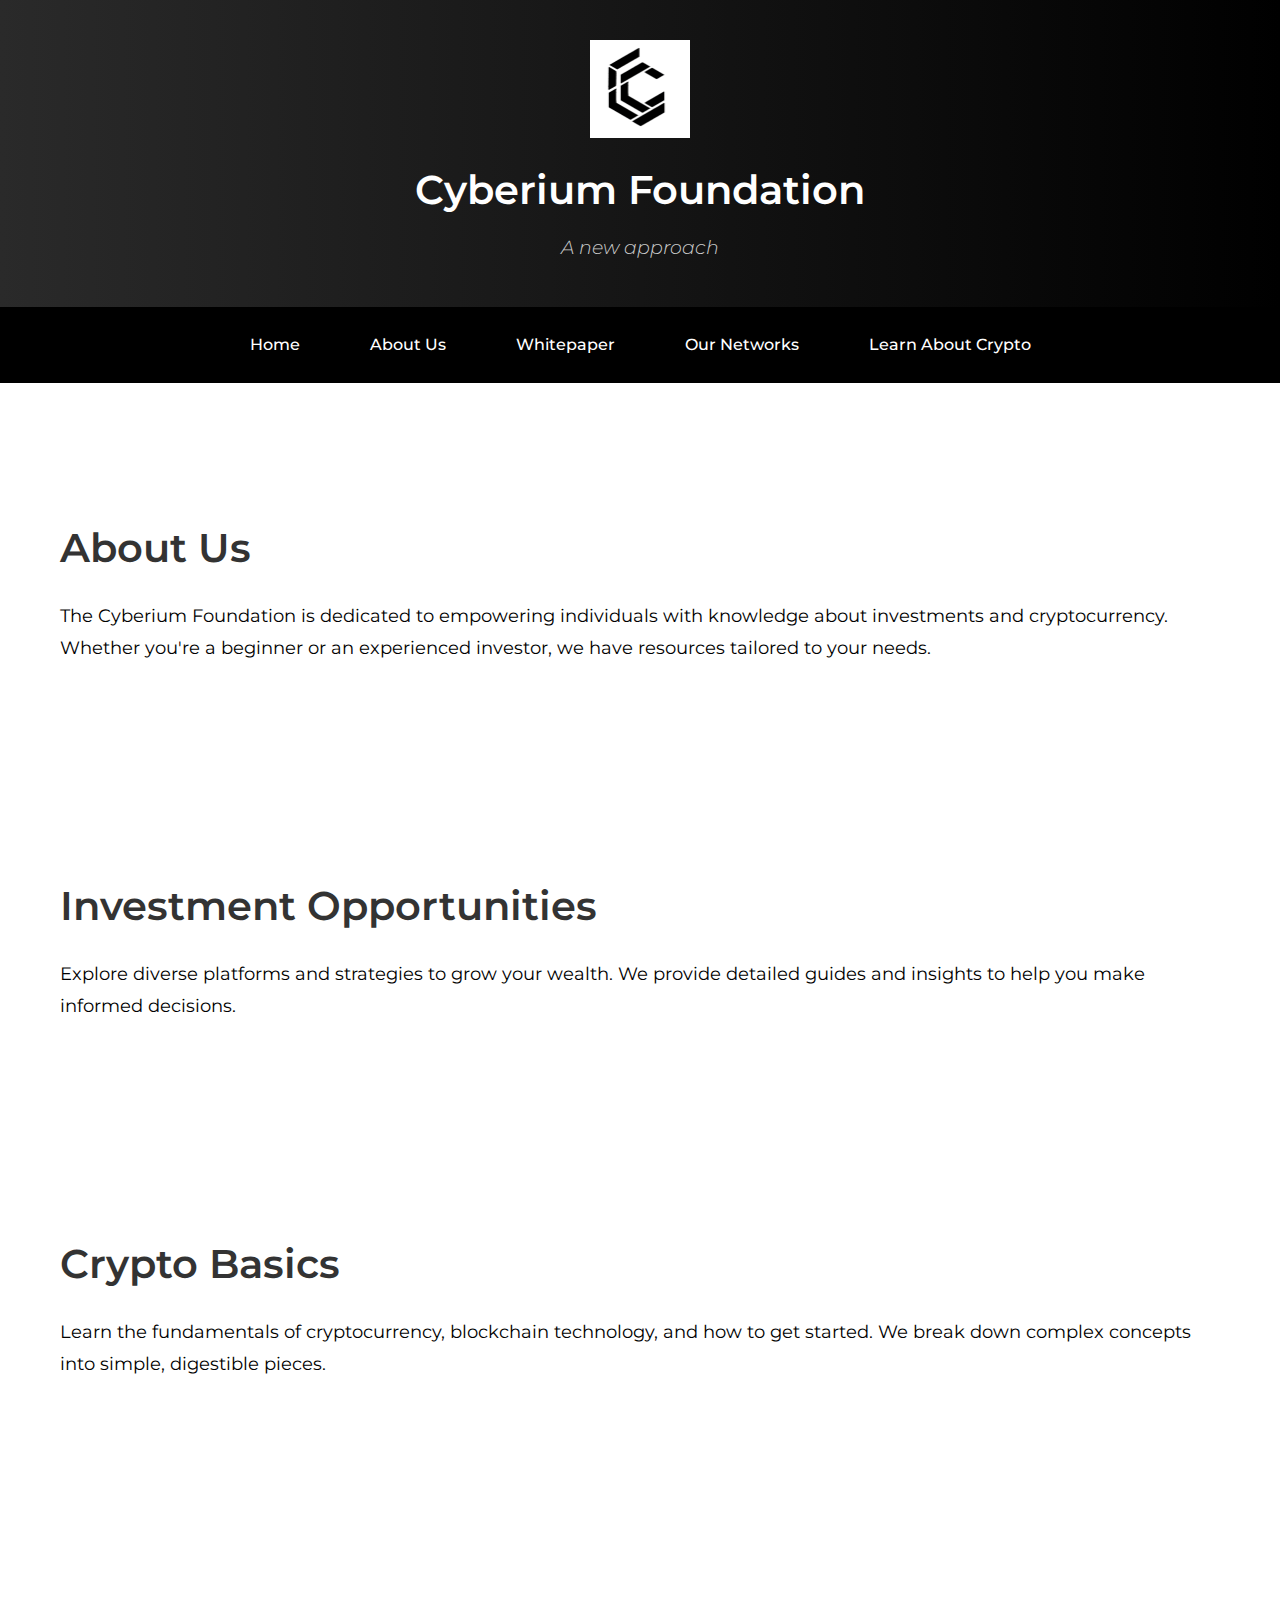
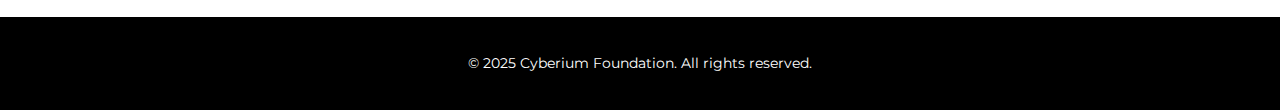
<file: index.html>
<html lang="en">
<head>
    <meta charset="UTF-8">
    <meta name="viewport" content="width=device-width, initial-scale=1.0">
    <meta name="description" content="Cyberium Foundation - Your gateway to investment opportunities and crypto education.">
    <title>Cyberium Foundation</title>
    <link rel="icon" href="icon.png"> 
    <link rel="stylesheet" href="styles.css"> 
    <link href="https://fonts.googleapis.com/css2?family=Montserrat:wght@400;600&display=swap" rel="stylesheet">
</head>
<body>
    <header>
        <img src="icon.png" alt="Cyberium Foundation Logo">
        <h1>Cyberium Foundation</h1>
        <p class="slogan"><em>A new approach</em></p>
    </header>
    

    <nav>
        <ul>
            <li><a href="index.html">Home</a></li>
            <li><a href="about.html">About Us</a></li>
            <li><a href="whitepaper.html">Whitepaper</a></li>
            <li>
                <a href="#">Our Networks</a>
                <div class="dropdown">
                    <a href="solana.html">Solana</a>
                    <a href="sui.html">SUI</a>
                </div>
            </li>
            <li>
                <a href="#">Learn About Crypto</a>
                <div class="dropdown">
                    <a href="crypto-basics.html">Crypto Basics</a>
                    <a href="blockchain.html">Blockchain</a>
                    <a href="buy-sell.html">Buy/Sell Cycles</a>
                    <a href="getting-started.html">How to Get Started</a>
                </div>
            </li>
        </ul>
    </nav>
    

    <main>
        <section id="about" class="section">
            <h2>About Us</h2>
            <p>The Cyberium Foundation is dedicated to empowering individuals with knowledge about investments and cryptocurrency. Whether you're a beginner or an experienced investor, we have resources tailored to your needs.</p>
        </section>

        <section id="opportunities" class="section">
            <h2>Investment Opportunities</h2>
            <p>Explore diverse platforms and strategies to grow your wealth. We provide detailed guides and insights to help you make informed decisions.</p>
        </section>

        <section id="crypto-basics" class="section">
            <h2>Crypto Basics</h2>
            <p>Learn the fundamentals of cryptocurrency, blockchain technology, and how to get started. We break down complex concepts into simple, digestible pieces.</p>
        </section>

    </main>

    <footer>
        <p>&copy; 2025 Cyberium Foundation. All rights reserved.</p>
    </footer>
</body>
</file>
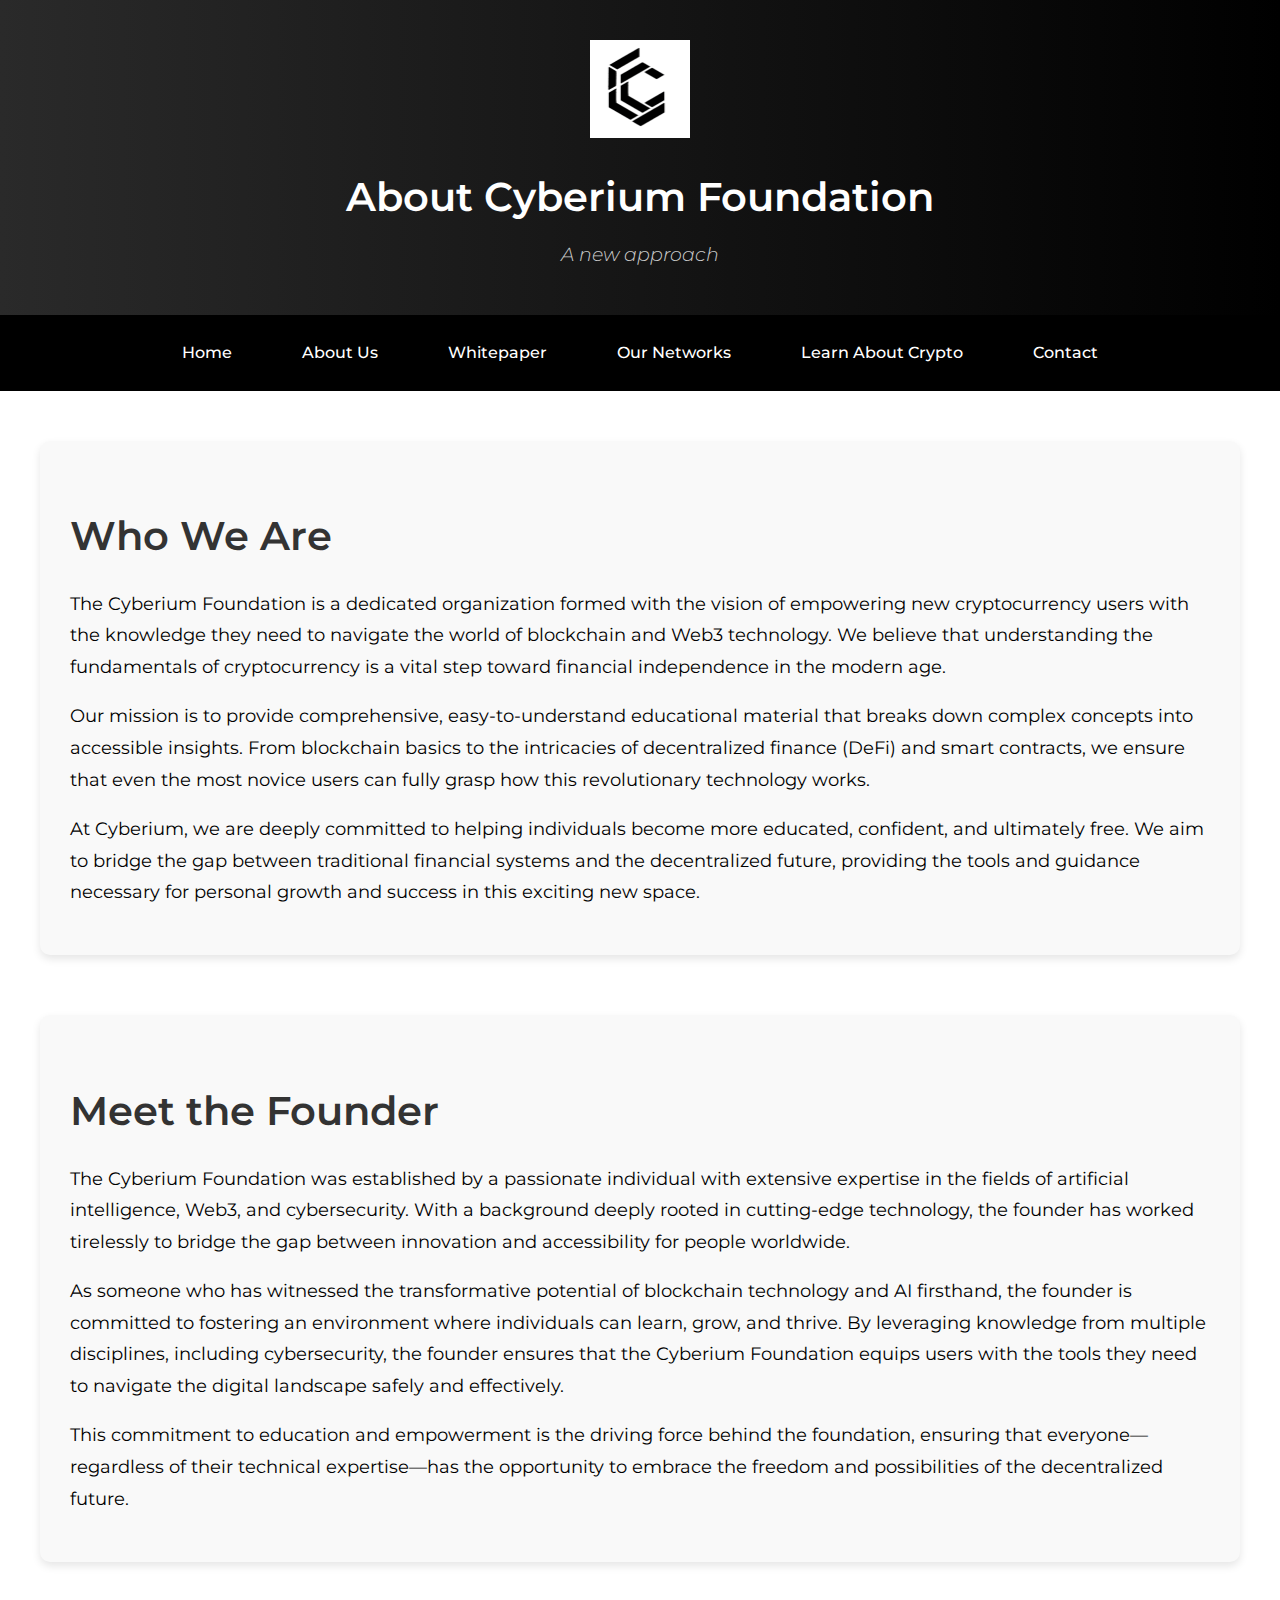
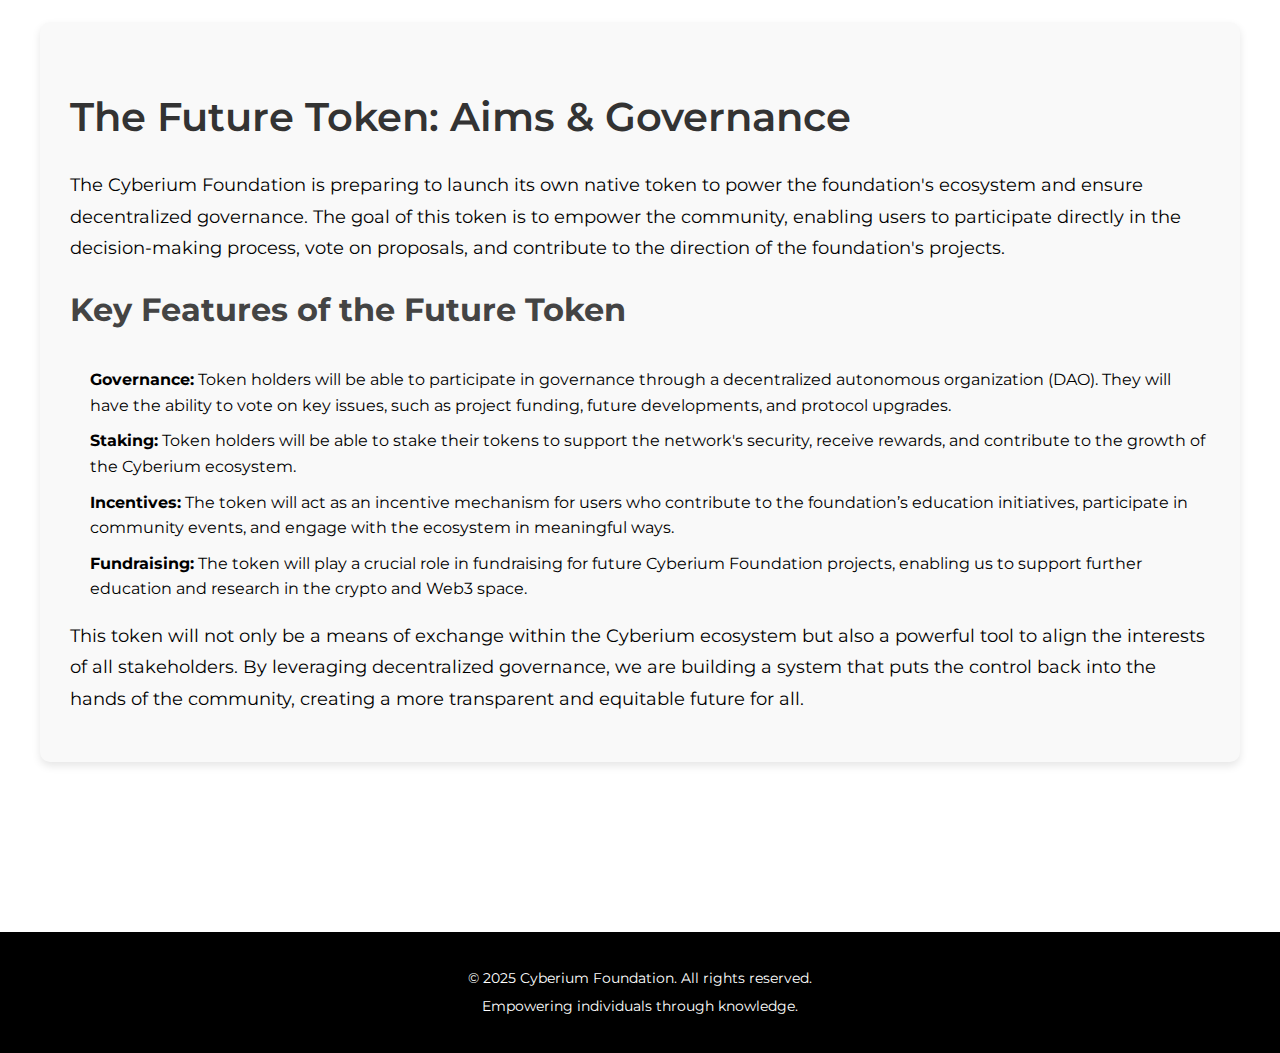
<file: about.html>
<!DOCTYPE html>
<html lang="en">
<head>
    <meta charset="UTF-8">
    <meta name="viewport" content="width=device-width, initial-scale=1.0">
    <meta name="description" content="Learn about the Cyberium Foundation and its founder.">
    <title>About Us - Cyberium Foundation</title>
    <link rel="stylesheet" href="styles.css">
    <link href="https://fonts.googleapis.com/css2?family=Montserrat:wght@400;600&display=swap" rel="stylesheet">
</head>
<body>
    <header>
        <img src="icon.png" alt="Cyberium Foundation Logo">
        <h1>About Cyberium Foundation</h1>
        <p class="slogan"><em>A new approach</em></p>
    </header>

    <nav>
        <ul>
            <li><a href="index.html">Home</a></li>
            <li><a href="about.html">About Us</a></li>
            <li><a href="whitepaper.html">Whitepaper</a></li>
            <li>
                <a href="#">Our Networks</a>
                <div class="dropdown">
                    <a href="solana.html">Solana</a>
                    <a href="sui.html">SUI</a>
                </div>
            </li>
            <li>
                <a href="#">Learn About Crypto</a>
                <div class="dropdown">
                    <a href="crypto-basics.html">Crypto Basics</a>
                    <a href="blockchain.html">Blockchain</a>
                    <a href="buy-sell.html">Buy/Sell Cycles</a>
                    <a href="getting-started.html">How to Get Started</a>
                </div>
            </li>
            <li><a href="#contact">Contact</a></li>
        </ul>
    </nav>

    <main>
        <section class="section about-us">
            <h2>Who We Are</h2>
            <p>
                The Cyberium Foundation is a dedicated organization formed with the vision of empowering new cryptocurrency users with the knowledge they need to navigate the world of blockchain and Web3 technology. 
                We believe that understanding the fundamentals of cryptocurrency is a vital step toward financial independence in the modern age.
            </p>
            <p>
                Our mission is to provide comprehensive, easy-to-understand educational material that breaks down complex concepts into accessible insights. 
                From blockchain basics to the intricacies of decentralized finance (DeFi) and smart contracts, we ensure that even the most novice users can fully grasp how this revolutionary technology works.
            </p>
            <p>
                At Cyberium, we are deeply committed to helping individuals become more educated, confident, and ultimately free. We aim to bridge the gap between traditional financial systems and the decentralized future, 
                providing the tools and guidance necessary for personal growth and success in this exciting new space.
            </p>
        </section>

        <section class="section section-founder">
            <h2>Meet the Founder</h2>
            <p>
                The Cyberium Foundation was established by a passionate individual with extensive expertise in the fields of artificial intelligence, Web3, and cybersecurity. 
                With a background deeply rooted in cutting-edge technology, the founder has worked tirelessly to bridge the gap between innovation and accessibility for people worldwide.
            </p>
            <p>
                As someone who has witnessed the transformative potential of blockchain technology and AI firsthand, the founder is committed to fostering an environment where individuals can learn, grow, and thrive. 
                By leveraging knowledge from multiple disciplines, including cybersecurity, the founder ensures that the Cyberium Foundation equips users with the tools they need to navigate the digital landscape safely and effectively.
            </p>
            <p>
                This commitment to education and empowerment is the driving force behind the foundation, ensuring that everyone—regardless of their technical expertise—has the opportunity to embrace the freedom and possibilities of the decentralized future.
            </p>
        </section>

        <section class="section section-token">
            <h2>The Future Token: Aims & Governance</h2>
            <p>
                The Cyberium Foundation is preparing to launch its own native token to power the foundation's ecosystem and ensure decentralized governance. The goal of this token is to empower the community, enabling users to participate directly in the decision-making process, vote on proposals, and contribute to the direction of the foundation's projects.
            </p>
            <h3>Key Features of the Future Token</h3>
            <ul>
                <li><strong>Governance:</strong> Token holders will be able to participate in governance through a decentralized autonomous organization (DAO). They will have the ability to vote on key issues, such as project funding, future developments, and protocol upgrades.</li>
                <li><strong>Staking:</strong> Token holders will be able to stake their tokens to support the network's security, receive rewards, and contribute to the growth of the Cyberium ecosystem.</li>
                <li><strong>Incentives:</strong> The token will act as an incentive mechanism for users who contribute to the foundation’s education initiatives, participate in community events, and engage with the ecosystem in meaningful ways.</li>
                <li><strong>Fundraising:</strong> The token will play a crucial role in fundraising for future Cyberium Foundation projects, enabling us to support further education and research in the crypto and Web3 space.</li>
            </ul>
            <p>
                This token will not only be a means of exchange within the Cyberium ecosystem but also a powerful tool to align the interests of all stakeholders. By leveraging decentralized governance, we are building a system that puts the control back into the hands of the community, creating a more transparent and equitable future for all.
            </p>
        </section>
    </main>

    <footer>
        <p>&copy; 2025 Cyberium Foundation. All rights reserved.</p>
        <p>Empowering individuals through knowledge.</p>
    </footer>
</body>
</html>
</file>
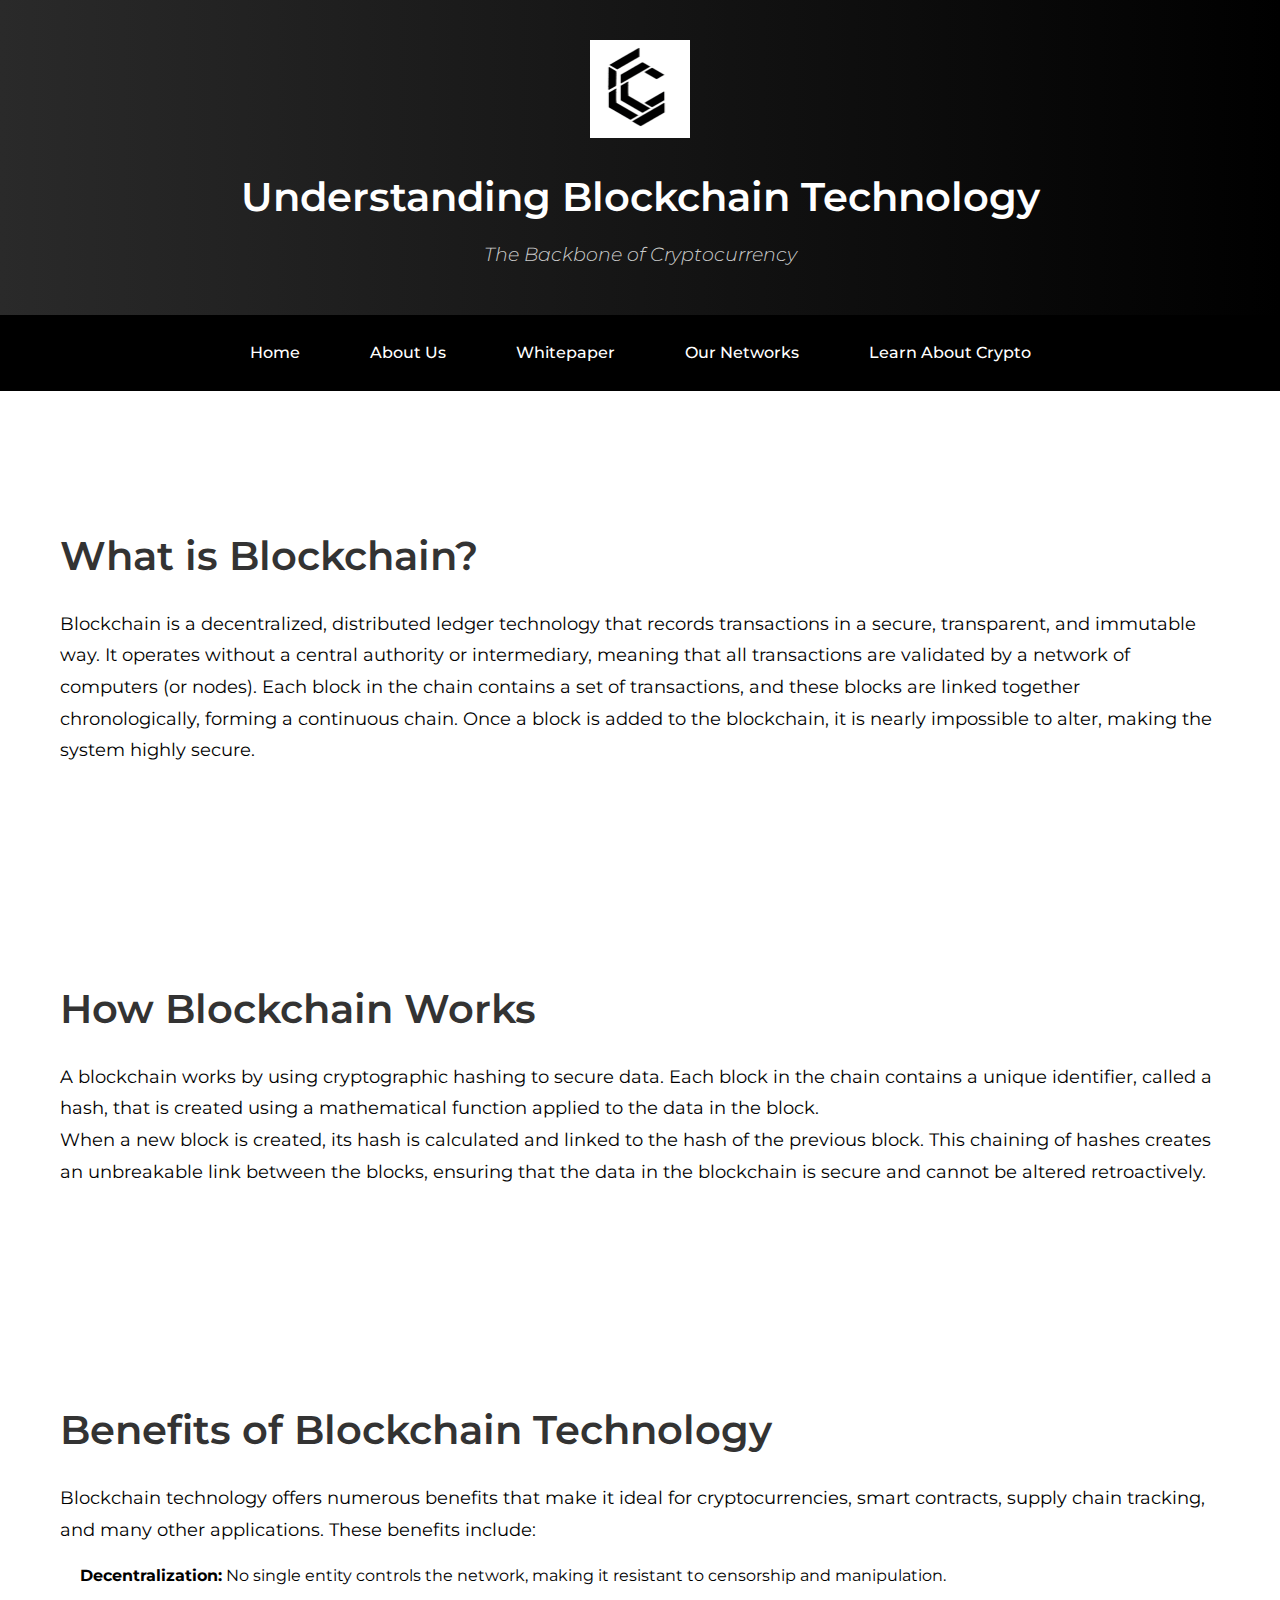
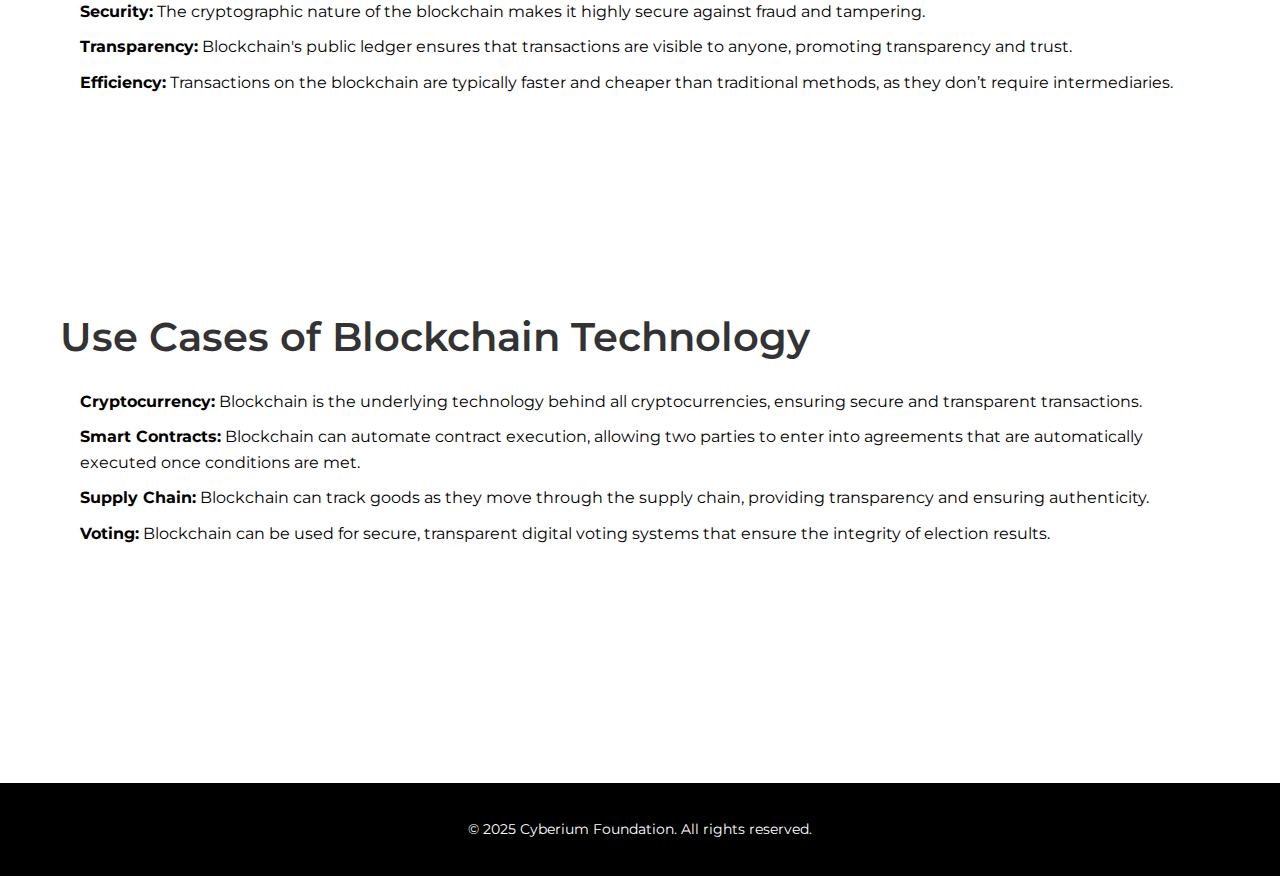
<file: blockchain.html>
<!DOCTYPE html>
<html lang="en">

<head>
    <meta charset="UTF-8">
    <meta name="viewport" content="width=device-width, initial-scale=1.0">
    <meta name="description" content="Cyberium Foundation - Blockchain Technology">
    <title>Cyberium Foundation - Blockchain</title>
    <link rel="icon" href="icon.png">
    <link rel="stylesheet" href="styles.css">
    <link href="https://fonts.googleapis.com/css2?family=Montserrat:wght@400;600&display=swap" rel="stylesheet">
</head>

<body>
    <header>
        <img src="icon.png" alt="Cyberium Foundation Logo">
        <h1>Understanding Blockchain Technology</h1>
        <p class="slogan"><em>The Backbone of Cryptocurrency</em></p>
    </header>

    <nav>
        <ul>
            <li><a href="index.html">Home</a></li>
            <li><a href="about.html">About Us</a></li>
            <li><a href="whitepaper.html">Whitepaper</a></li>
            <li>
                <a href="#">Our Networks</a>
                <div class="dropdown">
                    <a href="solana.html">Solana</a>
                    <a href="sui.html">SUI</a>
                </div>
            </li>
            <li>
                <a href="#">Learn About Crypto</a>
                <div class="dropdown">
                    <a href="crypto-basics.html">Crypto Basics</a>
                    <a href="blockchain.html">Blockchain</a>
                    <a href="buy-sell.html">Buy/Sell Cycles</a>
                    <a href="getting-started.html">How to Get Started</a>
                </div>
            </li>
        </ul>
    </nav>

    <main>
        <section id="intro" class="section">
            <h2>What is Blockchain?</h2>
            <p>
                Blockchain is a decentralized, distributed ledger technology that records transactions in a secure, transparent, and immutable way. It operates without a central authority or intermediary, meaning that all transactions are validated by a network of computers (or nodes). 
                Each block in the chain contains a set of transactions, and these blocks are linked together chronologically, forming a continuous chain. Once a block is added to the blockchain, it is nearly impossible to alter, making the system highly secure.
            </p>
        </section>

        <section id="structure" class="section">
            <h2>How Blockchain Works</h2>
            <p>
                A blockchain works by using cryptographic hashing to secure data. Each block in the chain contains a unique identifier, called a hash, that is created using a mathematical function applied to the data in the block.
                <br>
                When a new block is created, its hash is calculated and linked to the hash of the previous block. This chaining of hashes creates an unbreakable link between the blocks, ensuring that the data in the blockchain is secure and cannot be altered retroactively.
            </p>
        </section>

        <section id="benefits" class="section">
            <h2>Benefits of Blockchain Technology</h2>
            <p>
                Blockchain technology offers numerous benefits that make it ideal for cryptocurrencies, smart contracts, supply chain tracking, and many other applications. These benefits include:
            </p>
            <ul>
                <li><strong>Decentralization:</strong> No single entity controls the network, making it resistant to censorship and manipulation.</li>
                <li><strong>Security:</strong> The cryptographic nature of the blockchain makes it highly secure against fraud and tampering.</li>
                <li><strong>Transparency:</strong> Blockchain's public ledger ensures that transactions are visible to anyone, promoting transparency and trust.</li>
                <li><strong>Efficiency:</strong> Transactions on the blockchain are typically faster and cheaper than traditional methods, as they don’t require intermediaries.</li>
            </ul>
        </section>

        <section id="use-cases" class="section">
            <h2>Use Cases of Blockchain Technology</h2>
            <ul>
                <li><strong>Cryptocurrency:</strong> Blockchain is the underlying technology behind all cryptocurrencies, ensuring secure and transparent transactions.</li>
                <li><strong>Smart Contracts:</strong> Blockchain can automate contract execution, allowing two parties to enter into agreements that are automatically executed once conditions are met.</li>
                <li><strong>Supply Chain:</strong> Blockchain can track goods as they move through the supply chain, providing transparency and ensuring authenticity.</li>
                <li><strong>Voting:</strong> Blockchain can be used for secure, transparent digital voting systems that ensure the integrity of election results.</li>
            </ul>
        </section>
    </main>

    <footer>
        <p>&copy; 2025 Cyberium Foundation. All rights reserved.</p>
    </footer>
</body>

</html>
</file>
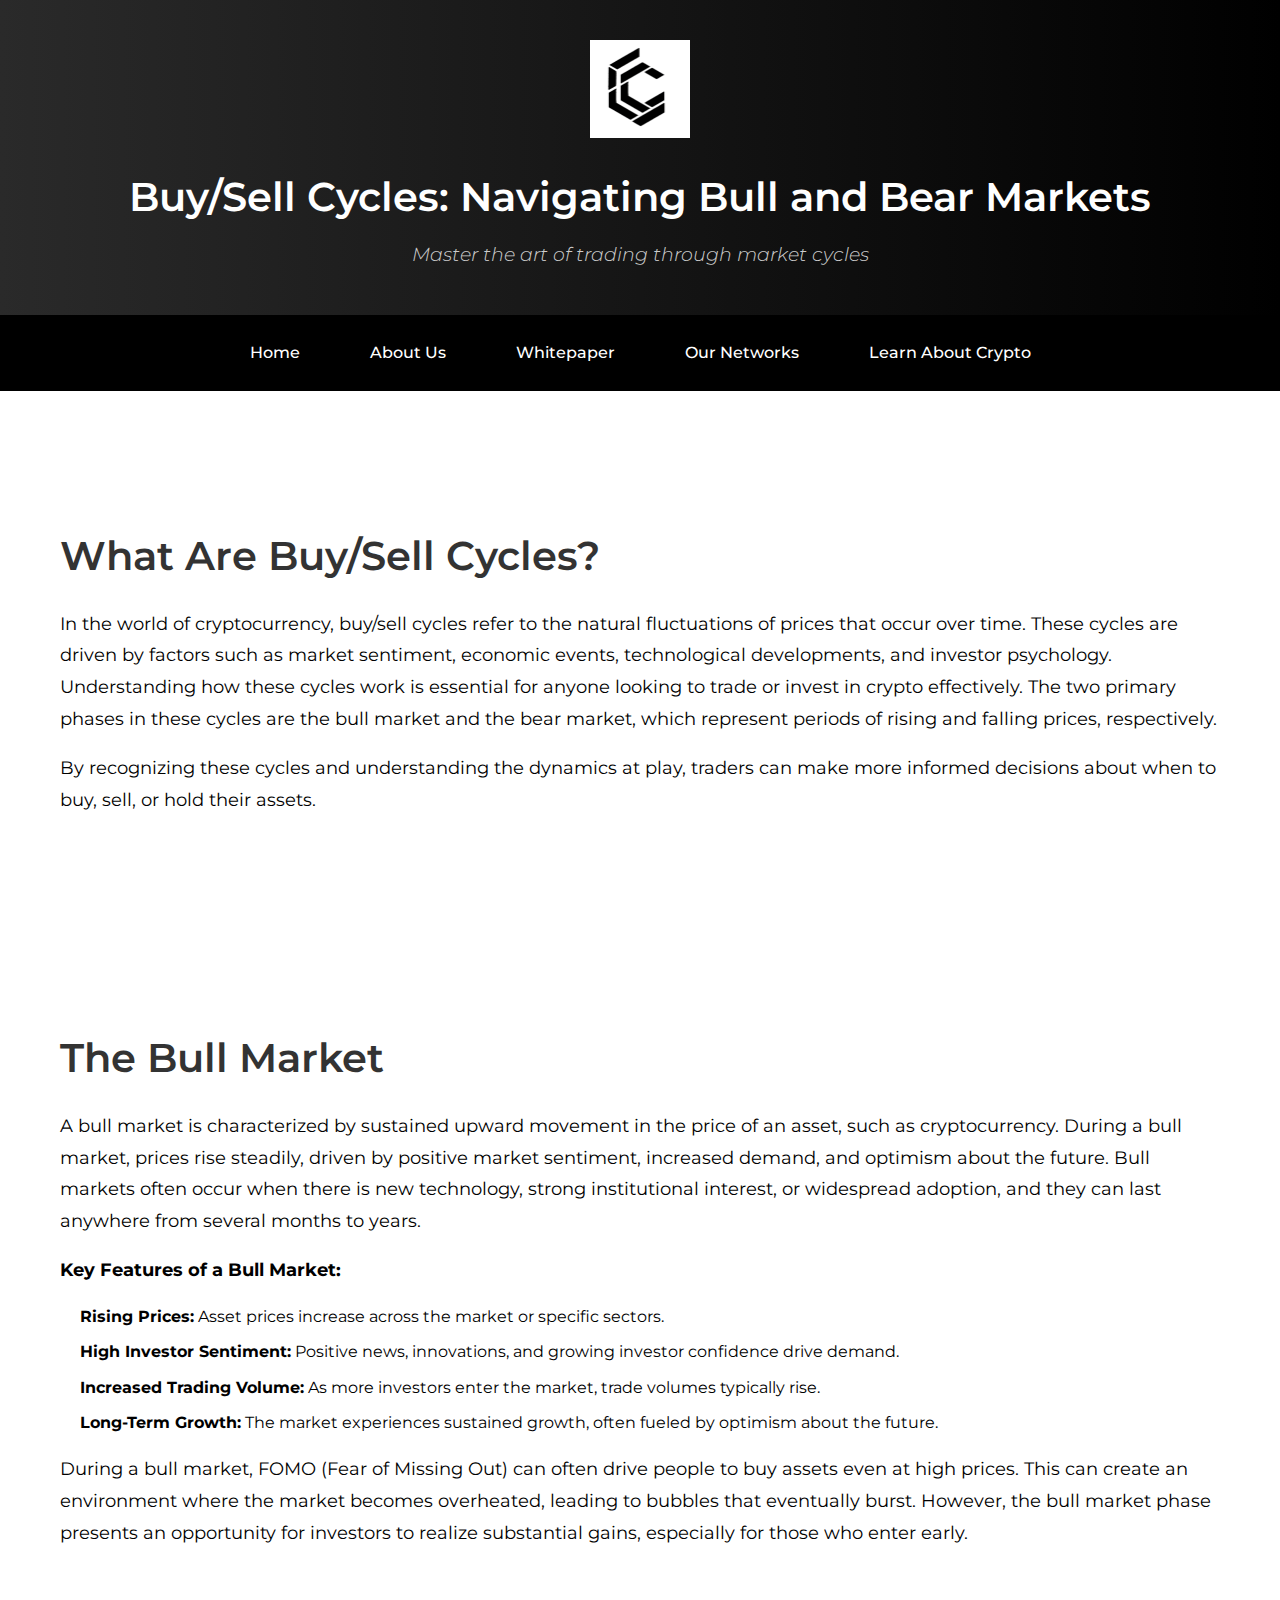
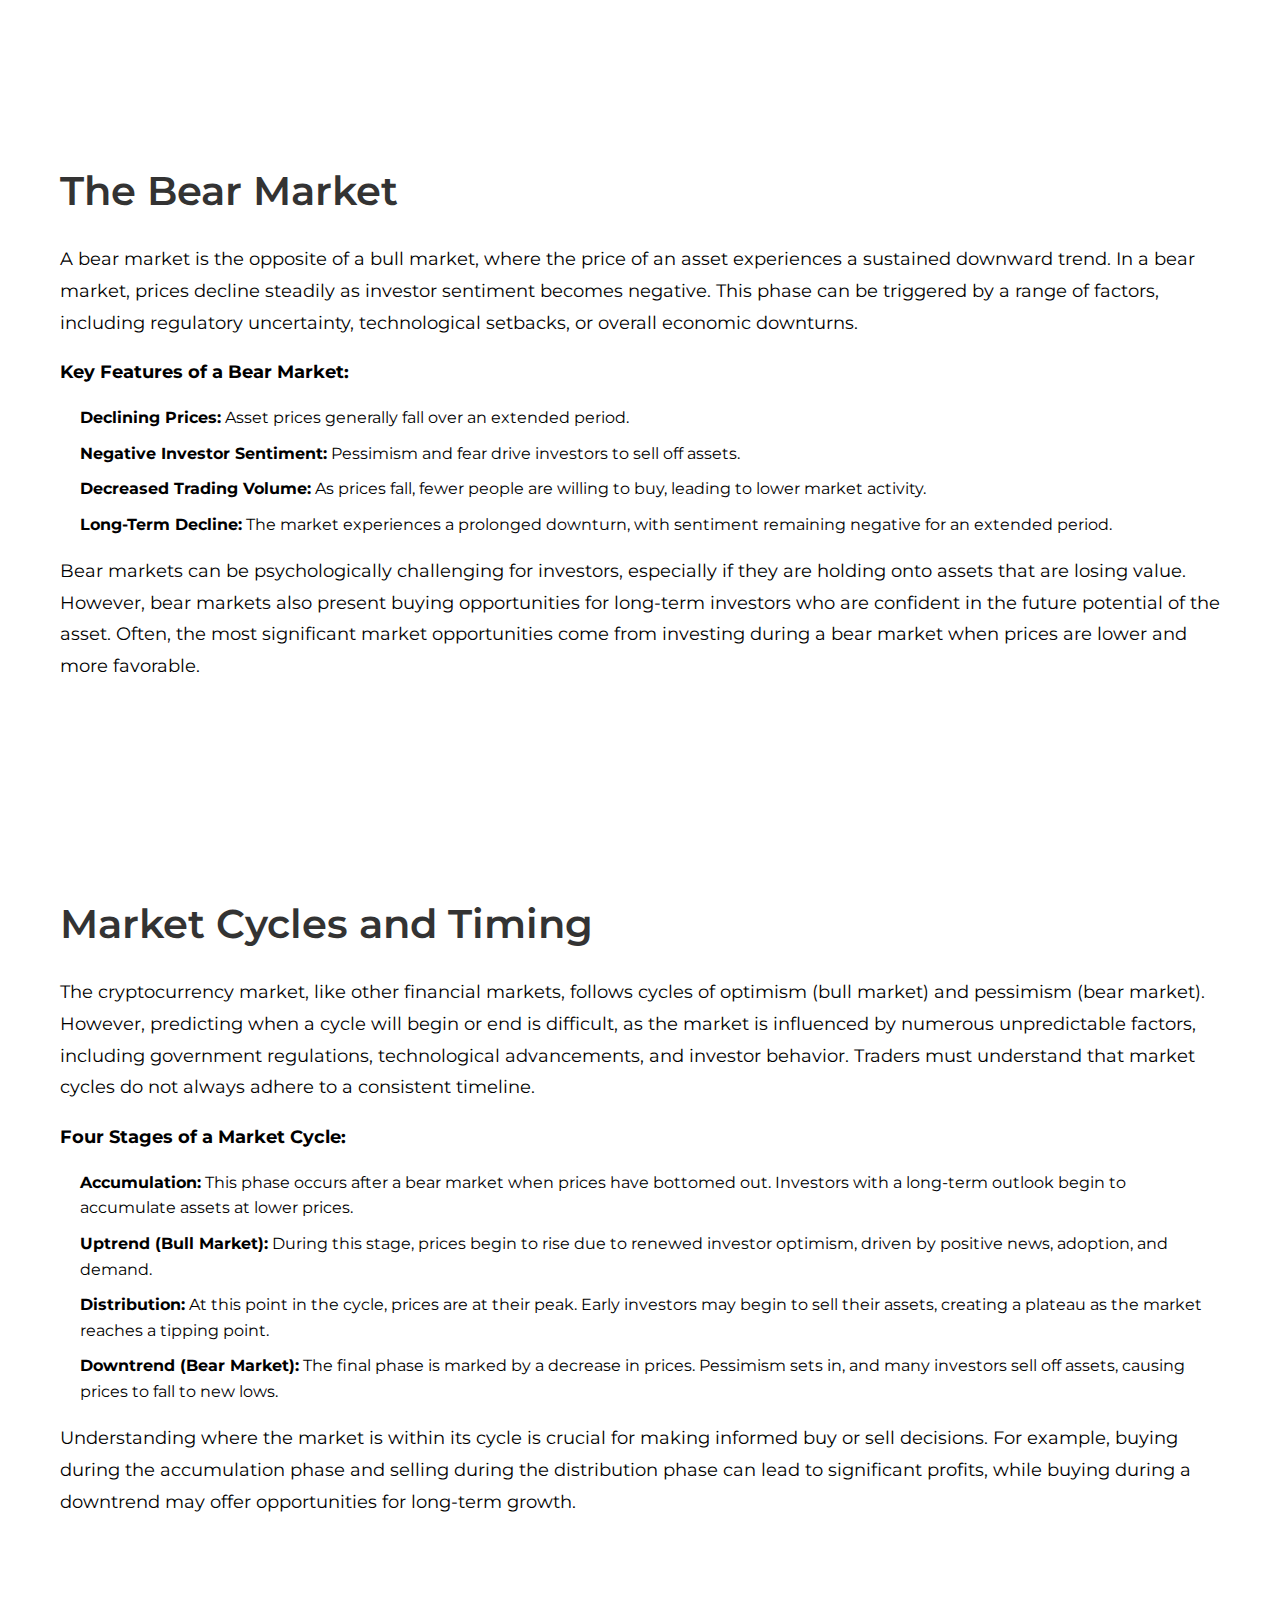
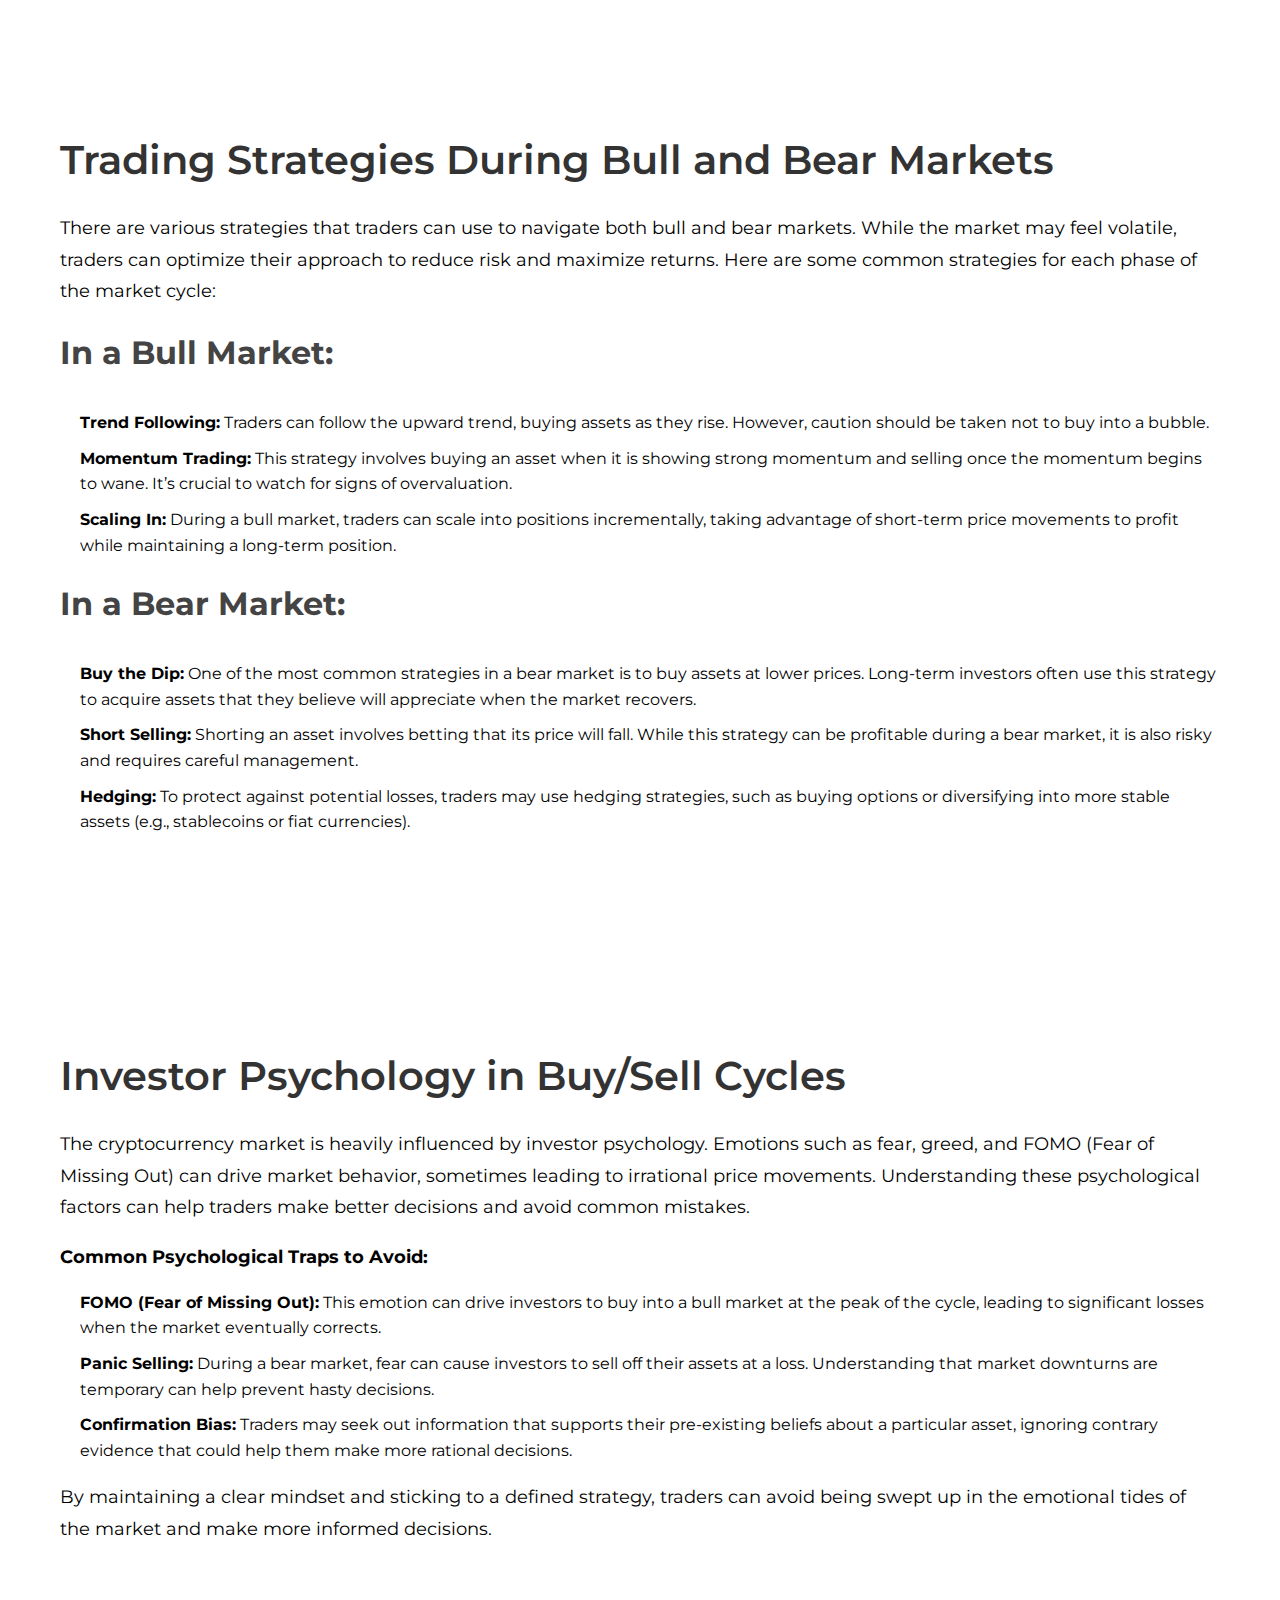
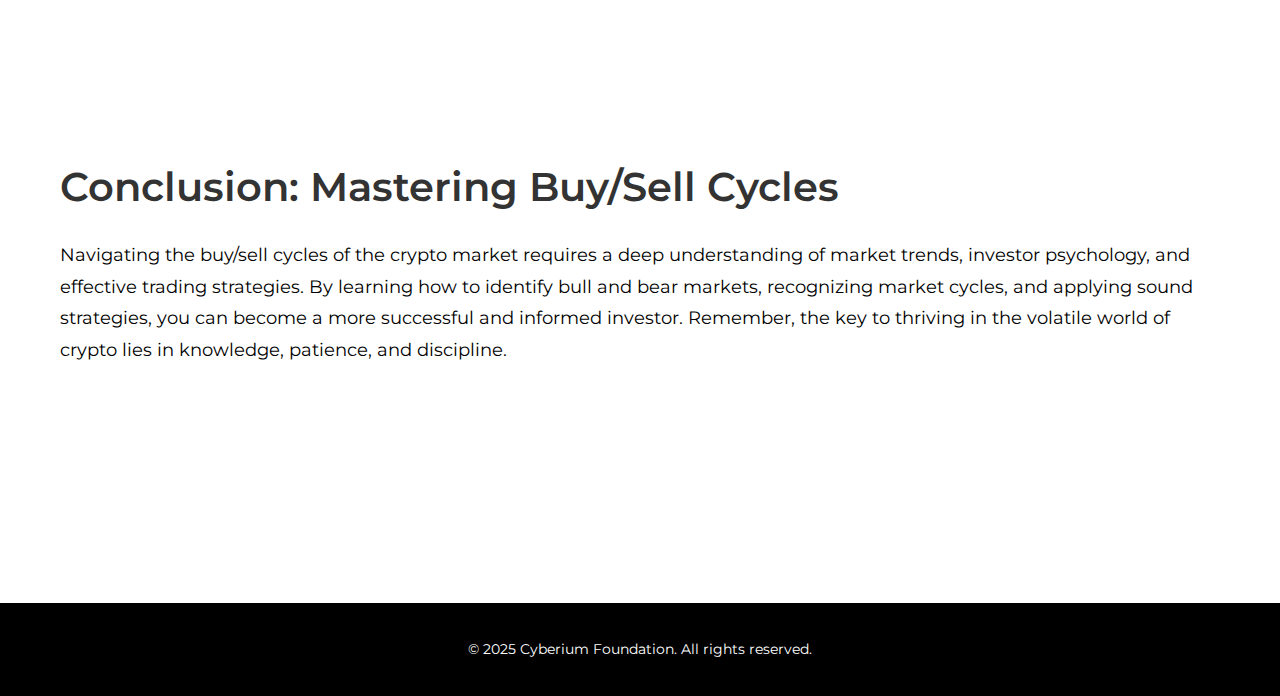
<file: buy-sell.html>
<!DOCTYPE html>
<html lang="en">

<head>
    <meta charset="UTF-8">
    <meta name="viewport" content="width=device-width, initial-scale=1.0">
    <meta name="description" content="Cyberium Foundation - Buy/Sell Cycles in Crypto">
    <title>Cyberium Foundation - Buy/Sell Cycles</title>
    <link rel="icon" href="icon.png">
    <link rel="stylesheet" href="styles.css">
    <link href="https://fonts.googleapis.com/css2?family=Montserrat:wght@400;600&display=swap" rel="stylesheet">
</head>

<body>
    <header>
        <img src="icon.png" alt="Cyberium Foundation Logo">
        <h1>Buy/Sell Cycles: Navigating Bull and Bear Markets</h1>
        <p class="slogan"><em>Master the art of trading through market cycles</em></p>
    </header>

    <nav>
        <ul>
            <li><a href="index.html">Home</a></li>
            <li><a href="about.html">About Us</a></li>
            <li><a href="whitepaper.html">Whitepaper</a></li>
            <li>
                <a href="#">Our Networks</a>
                <div class="dropdown">
                    <a href="solana.html">Solana</a>
                    <a href="sui.html">SUI</a>
                </div>
            </li>
            <li>
                <a href="#">Learn About Crypto</a>
                <div class="dropdown">
                    <a href="crypto-basics.html">Crypto Basics</a>
                    <a href="blockchain.html">Blockchain</a>
                    <a href="buy-sell.html">Buy/Sell Cycles</a>
                    <a href="getting-started.html">How to Get Started</a>
                </div>
            </li>
        </ul>
    </nav>

    <main>
        <section id="intro" class="section">
            <h2>What Are Buy/Sell Cycles?</h2>
            <p>
                In the world of cryptocurrency, buy/sell cycles refer to the natural fluctuations of prices that occur over time. These cycles are driven by factors such as market sentiment, economic events, technological developments, and investor psychology. Understanding how these cycles work is essential for anyone looking to trade or invest in crypto effectively. The two primary phases in these cycles are the bull market and the bear market, which represent periods of rising and falling prices, respectively.
            </p>
            <p>
                By recognizing these cycles and understanding the dynamics at play, traders can make more informed decisions about when to buy, sell, or hold their assets.
            </p>
        </section>

        <section id="bull-market" class="section">
            <h2>The Bull Market</h2>
            <p>
                A bull market is characterized by sustained upward movement in the price of an asset, such as cryptocurrency. During a bull market, prices rise steadily, driven by positive market sentiment, increased demand, and optimism about the future. Bull markets often occur when there is new technology, strong institutional interest, or widespread adoption, and they can last anywhere from several months to years.
            </p>
            <p><strong>Key Features of a Bull Market:</strong></p>
            <ul>
                <li><strong>Rising Prices:</strong> Asset prices increase across the market or specific sectors.</li>
                <li><strong>High Investor Sentiment:</strong> Positive news, innovations, and growing investor confidence drive demand.</li>
                <li><strong>Increased Trading Volume:</strong> As more investors enter the market, trade volumes typically rise.</li>
                <li><strong>Long-Term Growth:</strong> The market experiences sustained growth, often fueled by optimism about the future.</li>
            </ul>
            <p>
                During a bull market, FOMO (Fear of Missing Out) can often drive people to buy assets even at high prices. This can create an environment where the market becomes overheated, leading to bubbles that eventually burst. However, the bull market phase presents an opportunity for investors to realize substantial gains, especially for those who enter early.
            </p>
        </section>

        <section id="bear-market" class="section">
            <h2>The Bear Market</h2>
            <p>
                A bear market is the opposite of a bull market, where the price of an asset experiences a sustained downward trend. In a bear market, prices decline steadily as investor sentiment becomes negative. This phase can be triggered by a range of factors, including regulatory uncertainty, technological setbacks, or overall economic downturns.
            </p>
            <p><strong>Key Features of a Bear Market:</strong></p>
            <ul>
                <li><strong>Declining Prices:</strong> Asset prices generally fall over an extended period.</li>
                <li><strong>Negative Investor Sentiment:</strong> Pessimism and fear drive investors to sell off assets.</li>
                <li><strong>Decreased Trading Volume:</strong> As prices fall, fewer people are willing to buy, leading to lower market activity.</li>
                <li><strong>Long-Term Decline:</strong> The market experiences a prolonged downturn, with sentiment remaining negative for an extended period.</li>
            </ul>
            <p>
                Bear markets can be psychologically challenging for investors, especially if they are holding onto assets that are losing value. However, bear markets also present buying opportunities for long-term investors who are confident in the future potential of the asset. Often, the most significant market opportunities come from investing during a bear market when prices are lower and more favorable.
            </p>
        </section>

        <section id="market-cycles" class="section">
            <h2>Market Cycles and Timing</h2>
            <p>
                The cryptocurrency market, like other financial markets, follows cycles of optimism (bull market) and pessimism (bear market). However, predicting when a cycle will begin or end is difficult, as the market is influenced by numerous unpredictable factors, including government regulations, technological advancements, and investor behavior. Traders must understand that market cycles do not always adhere to a consistent timeline. 
            </p>
            <p><strong>Four Stages of a Market Cycle:</strong></p>
            <ul>
                <li><strong>Accumulation:</strong> This phase occurs after a bear market when prices have bottomed out. Investors with a long-term outlook begin to accumulate assets at lower prices.</li>
                <li><strong>Uptrend (Bull Market):</strong> During this stage, prices begin to rise due to renewed investor optimism, driven by positive news, adoption, and demand.</li>
                <li><strong>Distribution:</strong> At this point in the cycle, prices are at their peak. Early investors may begin to sell their assets, creating a plateau as the market reaches a tipping point.</li>
                <li><strong>Downtrend (Bear Market):</strong> The final phase is marked by a decrease in prices. Pessimism sets in, and many investors sell off assets, causing prices to fall to new lows.</li>
            </ul>
            <p>
                Understanding where the market is within its cycle is crucial for making informed buy or sell decisions. For example, buying during the accumulation phase and selling during the distribution phase can lead to significant profits, while buying during a downtrend may offer opportunities for long-term growth.
            </p>
        </section>

        <section id="trading-strategies" class="section">
            <h2>Trading Strategies During Bull and Bear Markets</h2>
            <p>
                There are various strategies that traders can use to navigate both bull and bear markets. While the market may feel volatile, traders can optimize their approach to reduce risk and maximize returns. Here are some common strategies for each phase of the market cycle:
            </p>

            <h3>In a Bull Market:</h3>
            <ul>
                <li><strong>Trend Following:</strong> Traders can follow the upward trend, buying assets as they rise. However, caution should be taken not to buy into a bubble.</li>
                <li><strong>Momentum Trading:</strong> This strategy involves buying an asset when it is showing strong momentum and selling once the momentum begins to wane. It’s crucial to watch for signs of overvaluation.</li>
                <li><strong>Scaling In:</strong> During a bull market, traders can scale into positions incrementally, taking advantage of short-term price movements to profit while maintaining a long-term position.</li>
            </ul>

            <h3>In a Bear Market:</h3>
            <ul>
                <li><strong>Buy the Dip:</strong> One of the most common strategies in a bear market is to buy assets at lower prices. Long-term investors often use this strategy to acquire assets that they believe will appreciate when the market recovers.</li>
                <li><strong>Short Selling:</strong> Shorting an asset involves betting that its price will fall. While this strategy can be profitable during a bear market, it is also risky and requires careful management.</li>
                <li><strong>Hedging:</strong> To protect against potential losses, traders may use hedging strategies, such as buying options or diversifying into more stable assets (e.g., stablecoins or fiat currencies).</li>
            </ul>
        </section>

        <section id="psychology" class="section">
            <h2>Investor Psychology in Buy/Sell Cycles</h2>
            <p>
                The cryptocurrency market is heavily influenced by investor psychology. Emotions such as fear, greed, and FOMO (Fear of Missing Out) can drive market behavior, sometimes leading to irrational price movements. Understanding these psychological factors can help traders make better decisions and avoid common mistakes.
            </p>
            <p><strong>Common Psychological Traps to Avoid:</strong></p>
            <ul>
                <li><strong>FOMO (Fear of Missing Out):</strong> This emotion can drive investors to buy into a bull market at the peak of the cycle, leading to significant losses when the market eventually corrects.</li>
                <li><strong>Panic Selling:</strong> During a bear market, fear can cause investors to sell off their assets at a loss. Understanding that market downturns are temporary can help prevent hasty decisions.</li>
                <li><strong>Confirmation Bias:</strong> Traders may seek out information that supports their pre-existing beliefs about a particular asset, ignoring contrary evidence that could help them make more rational decisions.</li>
            </ul>
            <p>
                By maintaining a clear mindset and sticking to a defined strategy, traders can avoid being swept up in the emotional tides of the market and make more informed decisions.
            </p>
        </section>

        <section id="conclusion" class="section">
            <h2>Conclusion: Mastering Buy/Sell Cycles</h2>
            <p>
                Navigating the buy/sell cycles of the crypto market requires a deep understanding of market trends, investor psychology, and effective trading strategies. By learning how to identify bull and bear markets, recognizing market cycles, and applying sound strategies, you can become a more successful and informed investor. Remember, the key to thriving in the volatile world of crypto lies in knowledge, patience, and discipline.
            </p>
        </section>
    </main>

    <footer>
        <p>&copy; 2025 Cyberium Foundation. All rights reserved.</p>
    </footer>
</body>

</html>
</file>
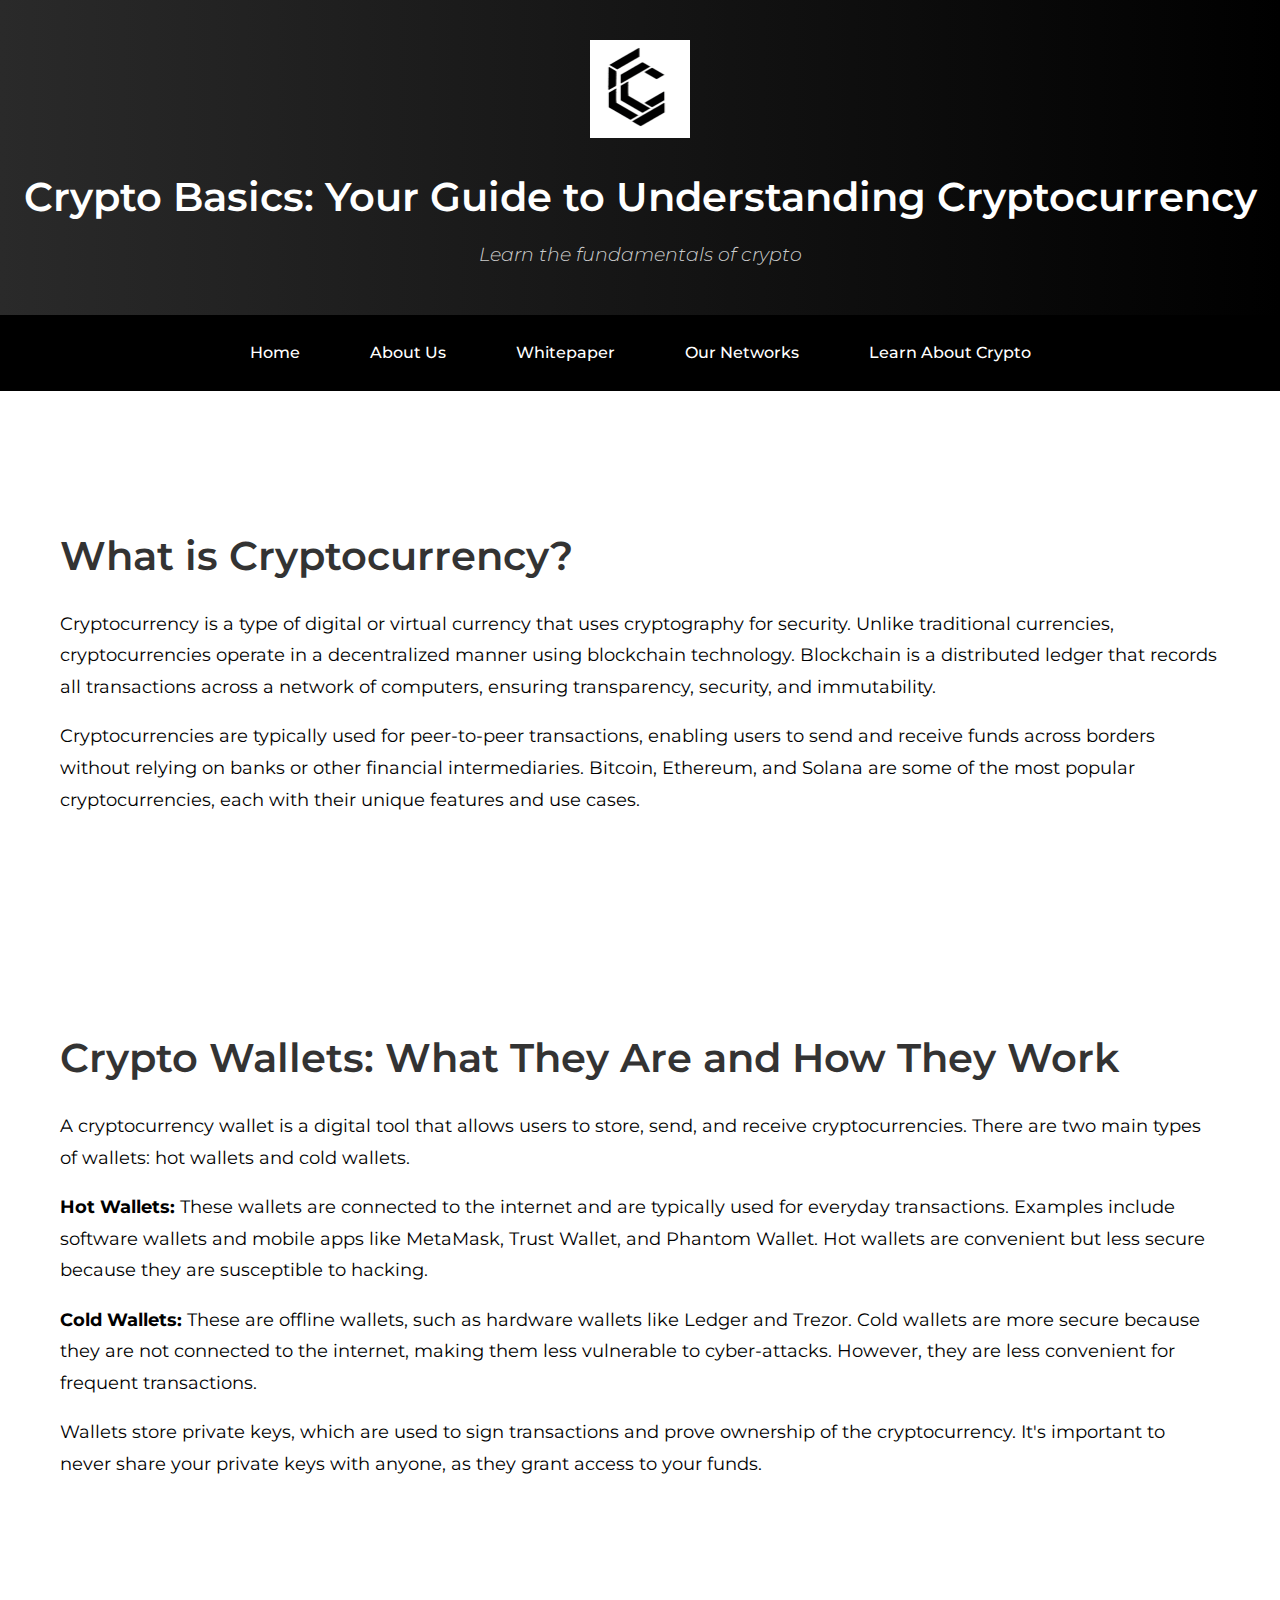
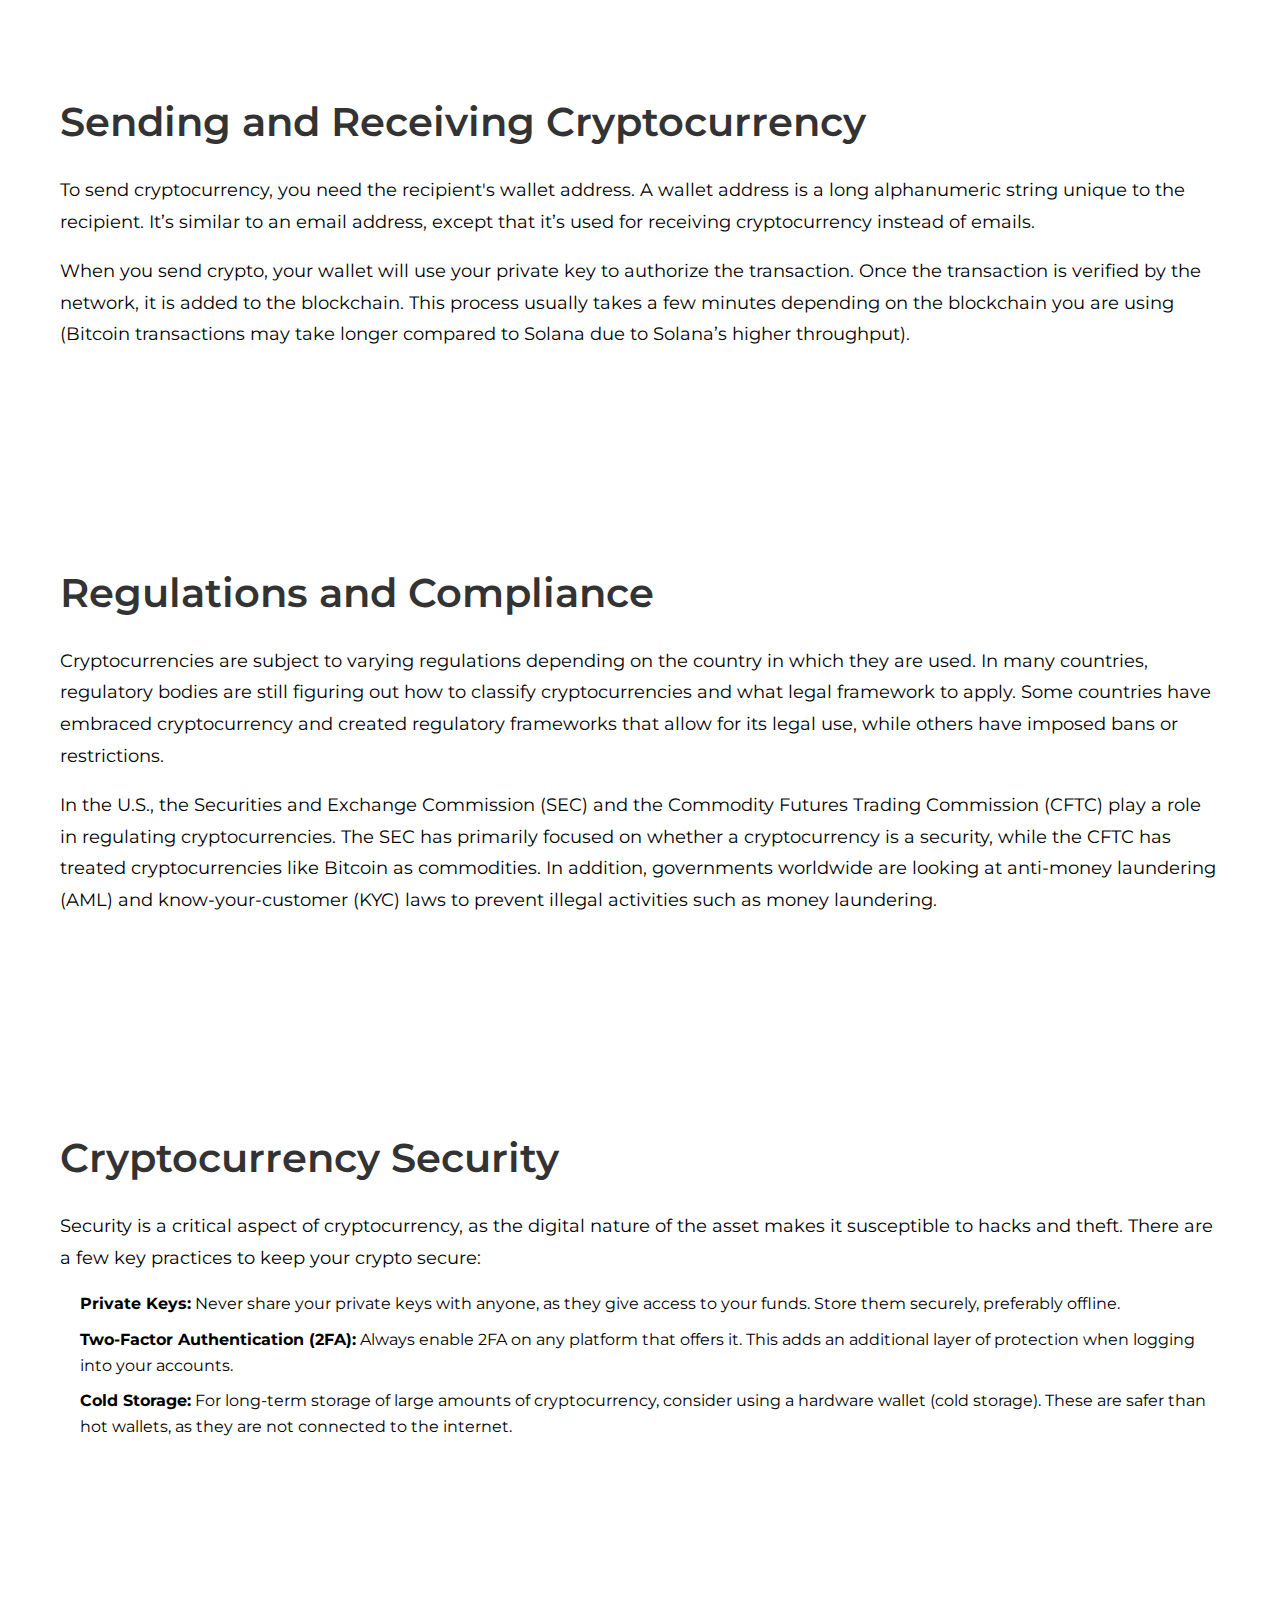
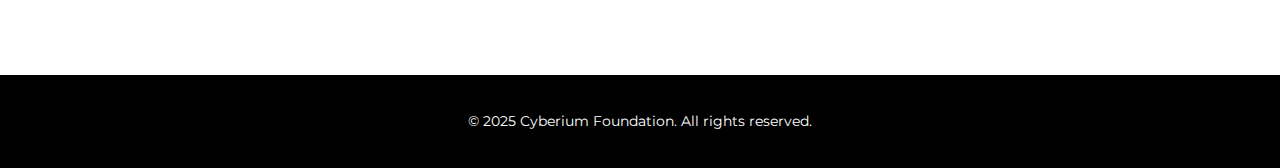
<file: crypto-basics.html>
<!DOCTYPE html>
<html lang="en">

<head>
    <meta charset="UTF-8">
    <meta name="viewport" content="width=device-width, initial-scale=1.0">
    <meta name="description" content="Cyberium Foundation - Crypto Basics">
    <title>Cyberium Foundation - Crypto Basics</title>
    <link rel="icon" href="icon.png">
    <link rel="stylesheet" href="styles.css">
    <link href="https://fonts.googleapis.com/css2?family=Montserrat:wght@400;600&display=swap" rel="stylesheet">
</head>

<body>
    <header>
        <img src="icon.png" alt="Cyberium Foundation Logo">
        <h1>Crypto Basics: Your Guide to Understanding Cryptocurrency</h1>
        <p class="slogan"><em>Learn the fundamentals of crypto</em></p>
    </header>

    <nav>
        <ul>
            <li><a href="index.html">Home</a></li>
            <li><a href="about.html">About Us</a></li>
            <li><a href="whitepaper.html">Whitepaper</a></li>
            <li>
                <a href="#">Our Networks</a>
                <div class="dropdown">
                    <a href="solana.html">Solana</a>
                    <a href="sui.html">SUI</a>
                </div>
            </li>
            <li>
                <a href="#">Learn About Crypto</a>
                <div class="dropdown">
                    <a href="crypto-basics.html">Crypto Basics</a>
                    <a href="blockchain.html">Blockchain</a>
                    <a href="buy-sell.html">Buy/Sell Cycles</a>
                    <a href="getting-started.html">How to Get Started</a>
                </div>
            </li>
        </ul>
    </nav>

    <main>
        <section id="intro" class="section">
            <h2>What is Cryptocurrency?</h2>
            <p>
                Cryptocurrency is a type of digital or virtual currency that uses cryptography for security. Unlike traditional currencies, cryptocurrencies operate in a decentralized manner using blockchain technology. Blockchain is a distributed ledger that records all transactions across a network of computers, ensuring transparency, security, and immutability.
            </p>
            <p>
                Cryptocurrencies are typically used for peer-to-peer transactions, enabling users to send and receive funds across borders without relying on banks or other financial intermediaries. Bitcoin, Ethereum, and Solana are some of the most popular cryptocurrencies, each with their unique features and use cases.
            </p>
        </section>

        <section id="wallets" class="section">
            <h2>Crypto Wallets: What They Are and How They Work</h2>
            <p>
                A cryptocurrency wallet is a digital tool that allows users to store, send, and receive cryptocurrencies. There are two main types of wallets: hot wallets and cold wallets.
            </p>
            <p><strong>Hot Wallets:</strong> These wallets are connected to the internet and are typically used for everyday transactions. Examples include software wallets and mobile apps like MetaMask, Trust Wallet, and Phantom Wallet. Hot wallets are convenient but less secure because they are susceptible to hacking.</p>
            <p><strong>Cold Wallets:</strong> These are offline wallets, such as hardware wallets like Ledger and Trezor. Cold wallets are more secure because they are not connected to the internet, making them less vulnerable to cyber-attacks. However, they are less convenient for frequent transactions.</p>
            <p>
                Wallets store private keys, which are used to sign transactions and prove ownership of the cryptocurrency. It's important to never share your private keys with anyone, as they grant access to your funds.
            </p>
        </section>

        <section id="sending-receiving" class="section">
            <h2>Sending and Receiving Cryptocurrency</h2>
            <p>
                To send cryptocurrency, you need the recipient's wallet address. A wallet address is a long alphanumeric string unique to the recipient. It’s similar to an email address, except that it’s used for receiving cryptocurrency instead of emails.
            </p>
            <p>
                When you send crypto, your wallet will use your private key to authorize the transaction. Once the transaction is verified by the network, it is added to the blockchain. This process usually takes a few minutes depending on the blockchain you are using (Bitcoin transactions may take longer compared to Solana due to Solana’s higher throughput).
            </p>
        </section>

        <section id="regulations" class="section">
            <h2>Regulations and Compliance</h2>
            <p>
                Cryptocurrencies are subject to varying regulations depending on the country in which they are used. In many countries, regulatory bodies are still figuring out how to classify cryptocurrencies and what legal framework to apply. Some countries have embraced cryptocurrency and created regulatory frameworks that allow for its legal use, while others have imposed bans or restrictions.
            </p>
            <p>
                In the U.S., the Securities and Exchange Commission (SEC) and the Commodity Futures Trading Commission (CFTC) play a role in regulating cryptocurrencies. The SEC has primarily focused on whether a cryptocurrency is a security, while the CFTC has treated cryptocurrencies like Bitcoin as commodities. In addition, governments worldwide are looking at anti-money laundering (AML) and know-your-customer (KYC) laws to prevent illegal activities such as money laundering.
            </p>
        </section>

        <section id="security" class="section">
            <h2>Cryptocurrency Security</h2>
            <p>
                Security is a critical aspect of cryptocurrency, as the digital nature of the asset makes it susceptible to hacks and theft. There are a few key practices to keep your crypto secure:
            </p>
            <ul>
                <li><strong>Private Keys:</strong> Never share your private keys with anyone, as they give access to your funds. Store them securely, preferably offline.</li>
                <li><strong>Two-Factor Authentication (2FA):</strong> Always enable 2FA on any platform that offers it. This adds an additional layer of protection when logging into your accounts.</li>
                <li><strong>Cold Storage:</strong> For long-term storage of large amounts of cryptocurrency, consider using a hardware wallet (cold storage). These are safer than hot wallets, as they are not connected to the internet.</li>
            </ul>
        </section>
    </main>

    <footer>
        <p>&copy; 2025 Cyberium Foundation. All rights reserved.</p>
    </footer>
</body>

</html>
</file>
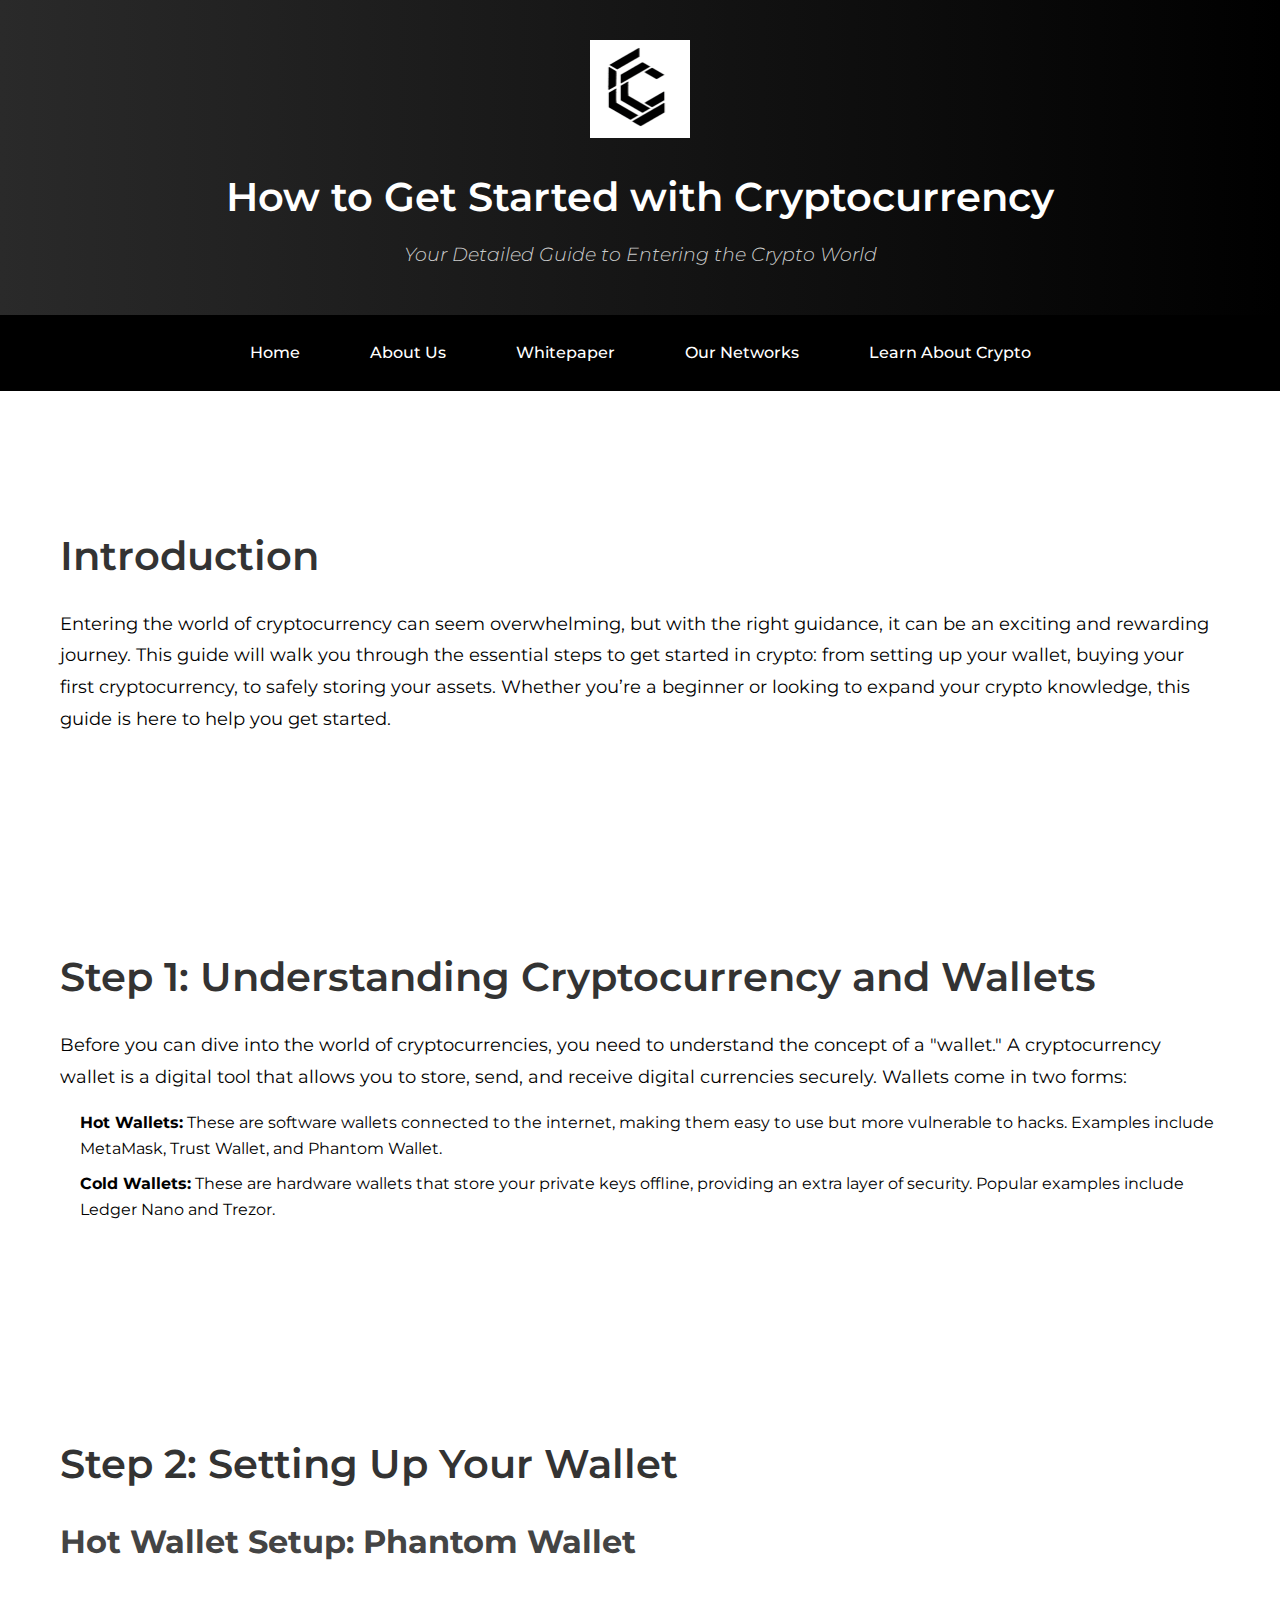
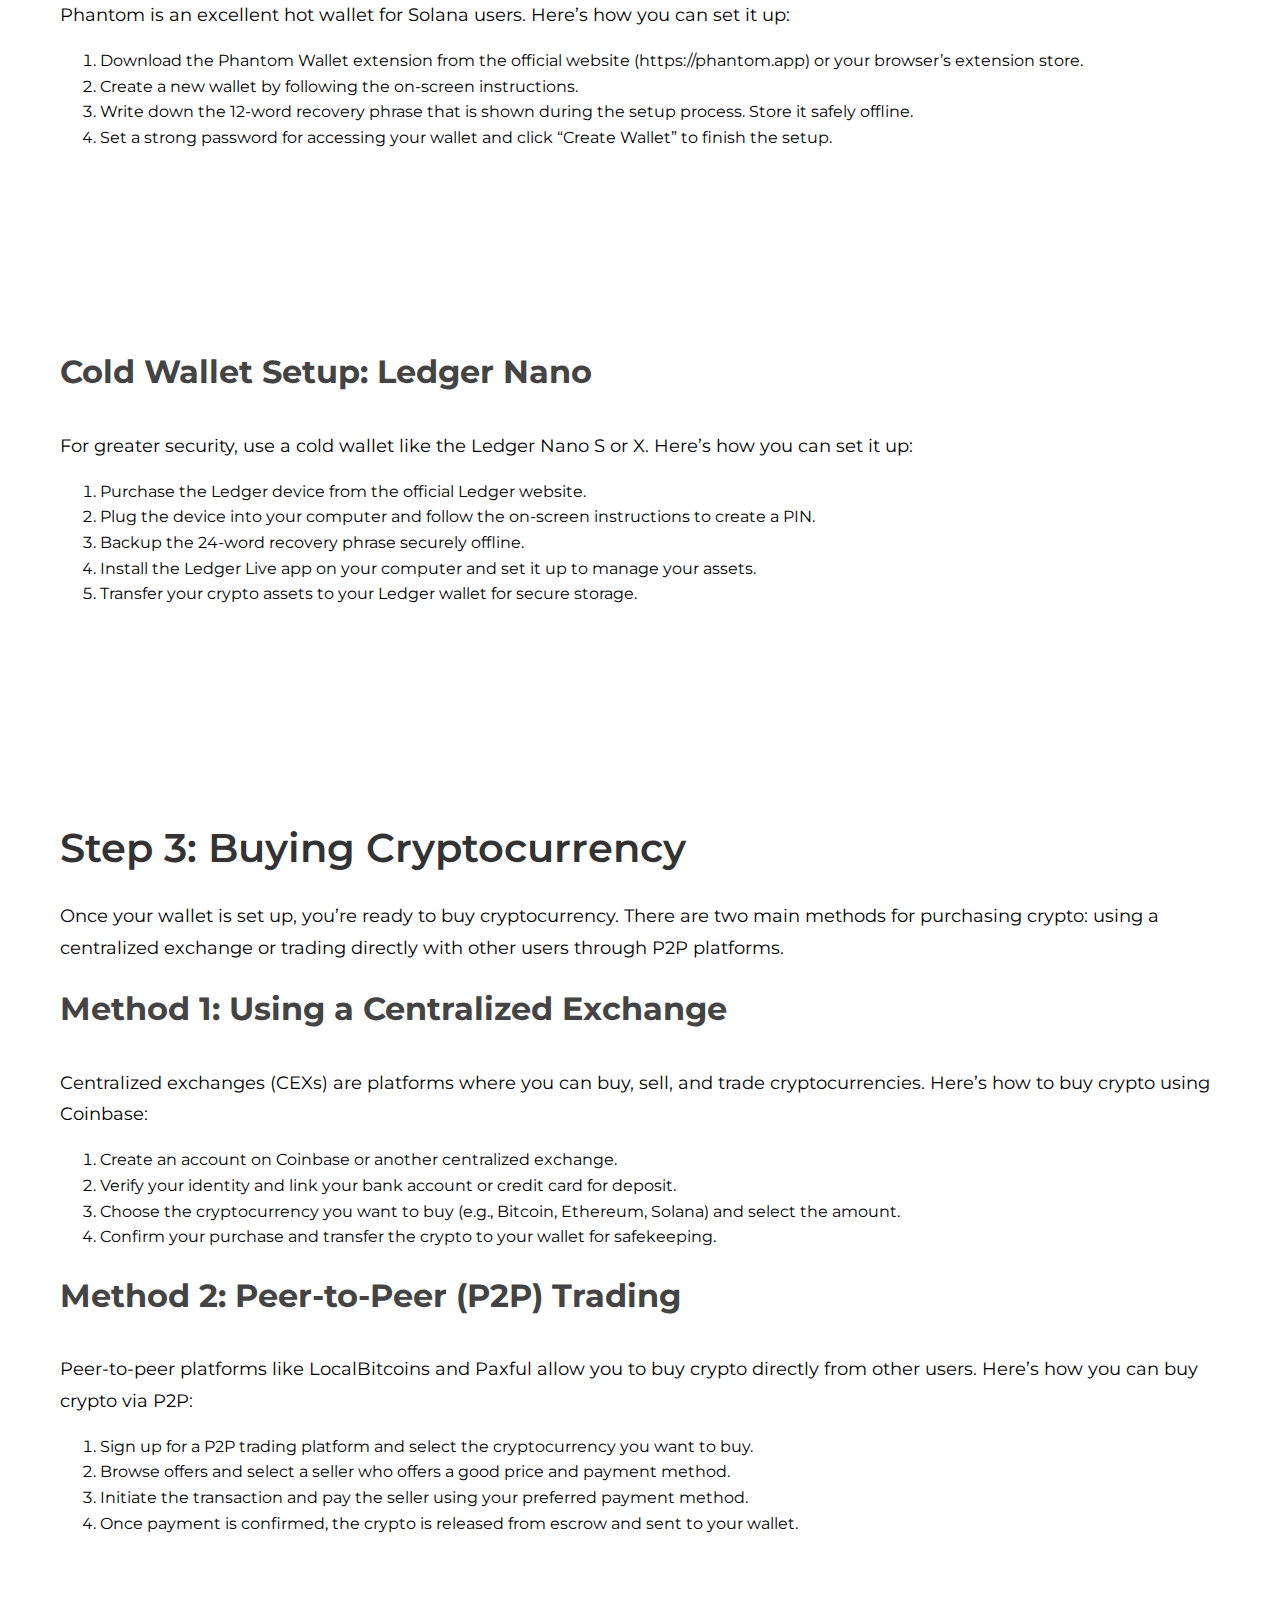
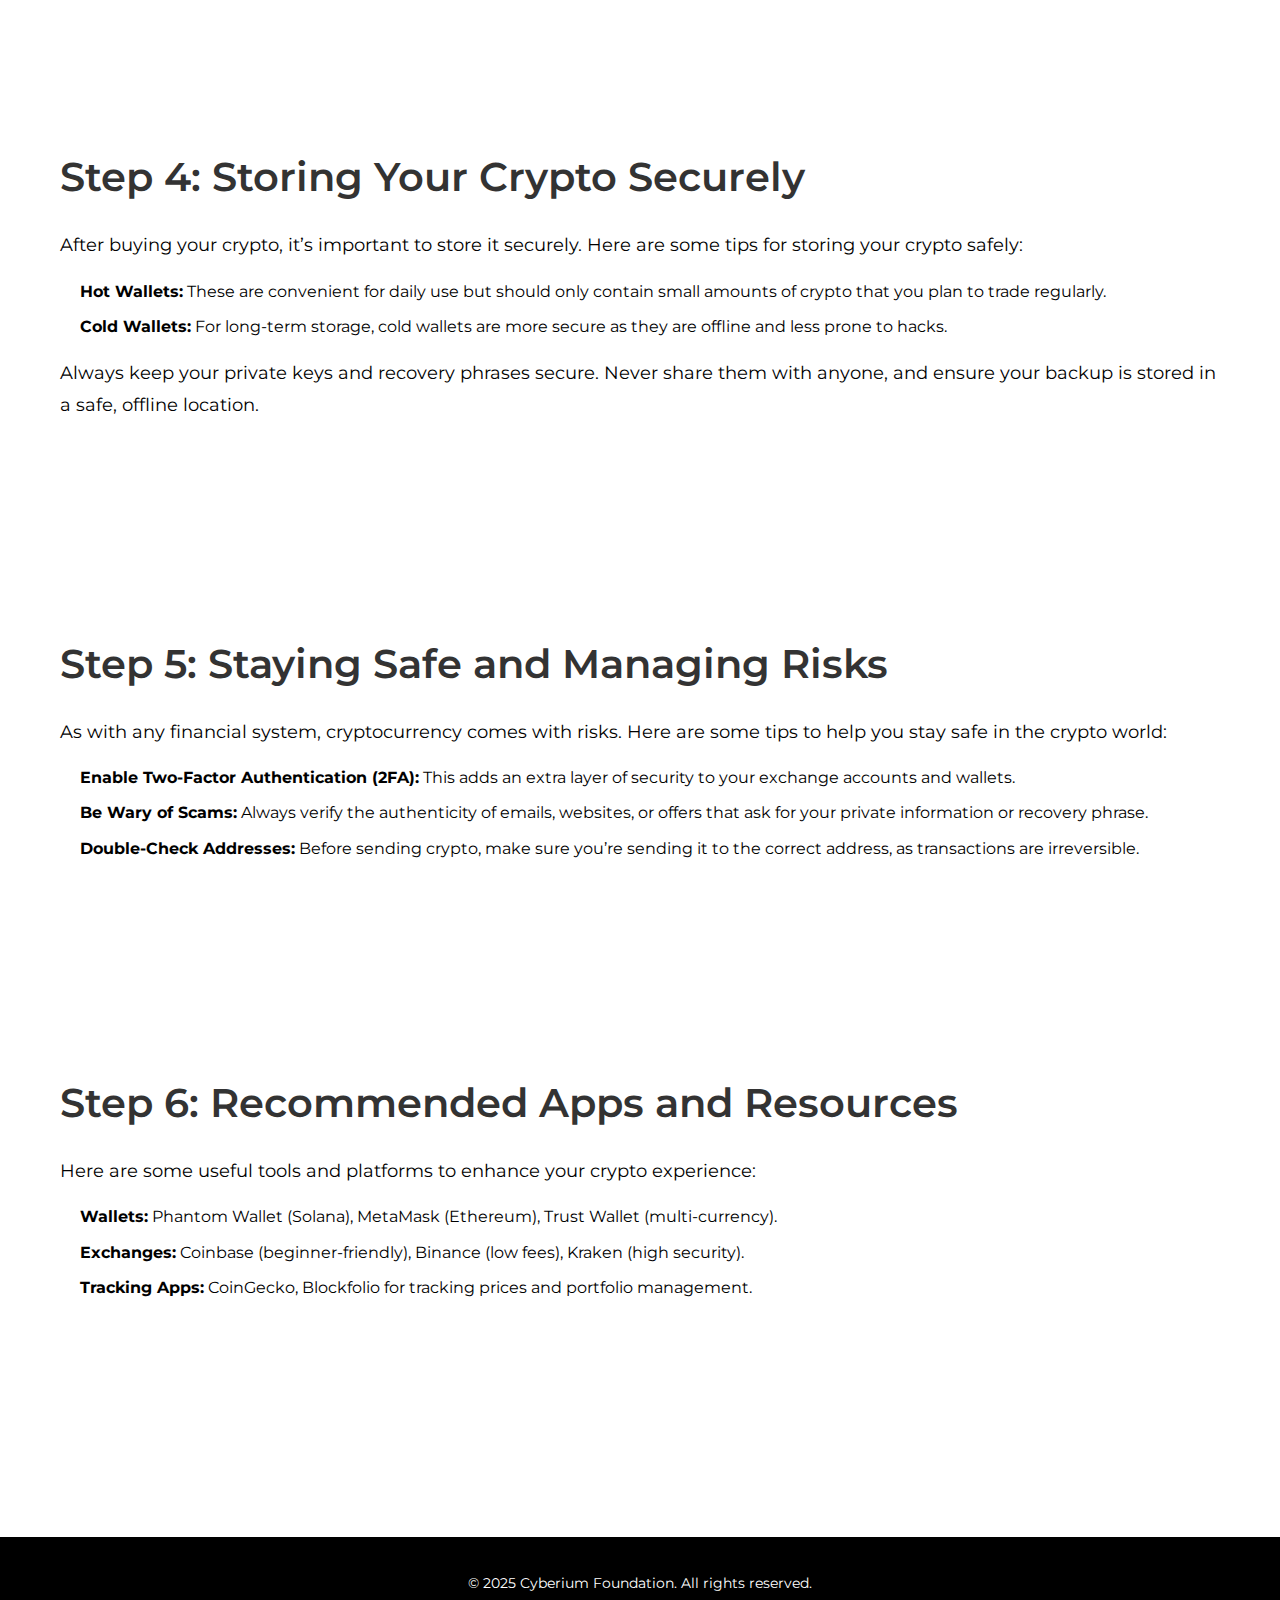
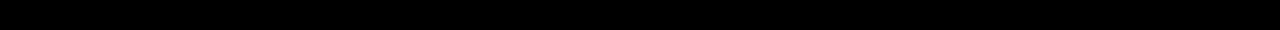
<file: getting-started.html>
<!DOCTYPE html>
<html lang="en">

<head>
    <meta charset="UTF-8">
    <meta name="viewport" content="width=device-width, initial-scale=1.0">
    <meta name="description" content="How to Get Started with Cryptocurrency">
    <title>How to Get Started with Cryptocurrency</title>
    <link rel="icon" href="icon.png">
    <link rel="stylesheet" href="styles.css">
    <link href="https://fonts.googleapis.com/css2?family=Montserrat:wght@400;600&display=swap" rel="stylesheet">
</head>

<body>
    <header>
        <img src="icon.png" alt="Cyberium Foundation Logo">
        <h1>How to Get Started with Cryptocurrency</h1>
        <p class="slogan"><em>Your Detailed Guide to Entering the Crypto World</em></p>
    </header>

    <nav>
        <ul>
            <li><a href="index.html">Home</a></li>
            <li><a href="about.html">About Us</a></li>
            <li><a href="whitepaper.html">Whitepaper</a></li>
            <li>
                <a href="#">Our Networks</a>
                <div class="dropdown">
                    <a href="solana.html">Solana</a>
                    <a href="sui.html">SUI</a>
                </div>
            </li>
            <li>
                <a href="#">Learn About Crypto</a>
                <div class="dropdown">
                    <a href="crypto-basics.html">Crypto Basics</a>
                    <a href="blockchain.html">Blockchain</a>
                    <a href="buy-sell.html">Buy/Sell Cycles</a>
                    <a href="getting-started.html">How to Get Started</a>
                </div>
            </li>
        </ul>
    </nav>

    <main>
        <section id="intro" class="section">
            <h2>Introduction</h2>
            <p>
                Entering the world of cryptocurrency can seem overwhelming, but with the right guidance, it can be an exciting and rewarding journey. This guide will walk you through the essential steps to get started in crypto: from setting up your wallet, buying your first cryptocurrency, to safely storing your assets. Whether you’re a beginner or looking to expand your crypto knowledge, this guide is here to help you get started.
            </p>
        </section>

        <section id="wallets" class="section">
            <h2>Step 1: Understanding Cryptocurrency and Wallets</h2>
            <p>
                Before you can dive into the world of cryptocurrencies, you need to understand the concept of a "wallet." A cryptocurrency wallet is a digital tool that allows you to store, send, and receive digital currencies securely. Wallets come in two forms:
            </p>
            <ul>
                <li><strong>Hot Wallets:</strong> These are software wallets connected to the internet, making them easy to use but more vulnerable to hacks. Examples include MetaMask, Trust Wallet, and Phantom Wallet.</li>
                <li><strong>Cold Wallets:</strong> These are hardware wallets that store your private keys offline, providing an extra layer of security. Popular examples include Ledger Nano and Trezor.</li>
            </ul>
        </section>

        <section id="phantom-wallet" class="section">
            <h2>Step 2: Setting Up Your Wallet</h2>
            <h3>Hot Wallet Setup: Phantom Wallet</h3>
            <p>Phantom is an excellent hot wallet for Solana users. Here’s how you can set it up:</p>
            <ol>
                <li>Download the Phantom Wallet extension from the official website (https://phantom.app) or your browser’s extension store.</li>
                <li>Create a new wallet by following the on-screen instructions.</li>
                <li>Write down the 12-word recovery phrase that is shown during the setup process. Store it safely offline.</li>
                <li>Set a strong password for accessing your wallet and click “Create Wallet” to finish the setup.</li>
            </ol>
        </section>

        <section id="ledger-wallet" class="section">
            <h3>Cold Wallet Setup: Ledger Nano</h3>
            <p>For greater security, use a cold wallet like the Ledger Nano S or X. Here’s how you can set it up:</p>
            <ol>
                <li>Purchase the Ledger device from the official Ledger website.</li>
                <li>Plug the device into your computer and follow the on-screen instructions to create a PIN.</li>
                <li>Backup the 24-word recovery phrase securely offline.</li>
                <li>Install the Ledger Live app on your computer and set it up to manage your assets.</li>
                <li>Transfer your crypto assets to your Ledger wallet for secure storage.</li>
            </ol>
        </section>

        <section id="buying-crypto" class="section">
            <h2>Step 3: Buying Cryptocurrency</h2>
            <p>
                Once your wallet is set up, you’re ready to buy cryptocurrency. There are two main methods for purchasing crypto: using a centralized exchange or trading directly with other users through P2P platforms.
            </p>
            <h3>Method 1: Using a Centralized Exchange</h3>
            <p>
                Centralized exchanges (CEXs) are platforms where you can buy, sell, and trade cryptocurrencies. Here’s how to buy crypto using Coinbase:
            </p>
            <ol>
                <li>Create an account on Coinbase or another centralized exchange.</li>
                <li>Verify your identity and link your bank account or credit card for deposit.</li>
                <li>Choose the cryptocurrency you want to buy (e.g., Bitcoin, Ethereum, Solana) and select the amount.</li>
                <li>Confirm your purchase and transfer the crypto to your wallet for safekeeping.</li>
            </ol>

            <h3>Method 2: Peer-to-Peer (P2P) Trading</h3>
            <p>
                Peer-to-peer platforms like LocalBitcoins and Paxful allow you to buy crypto directly from other users. Here’s how you can buy crypto via P2P:
            </p>
            <ol>
                <li>Sign up for a P2P trading platform and select the cryptocurrency you want to buy.</li>
                <li>Browse offers and select a seller who offers a good price and payment method.</li>
                <li>Initiate the transaction and pay the seller using your preferred payment method.</li>
                <li>Once payment is confirmed, the crypto is released from escrow and sent to your wallet.</li>
            </ol>
        </section>

        <section id="secure-storage" class="section">
            <h2>Step 4: Storing Your Crypto Securely</h2>
            <p>
                After buying your crypto, it’s important to store it securely. Here are some tips for storing your crypto safely:
            </p>
            <ul>
                <li><strong>Hot Wallets:</strong> These are convenient for daily use but should only contain small amounts of crypto that you plan to trade regularly.</li>
                <li><strong>Cold Wallets:</strong> For long-term storage, cold wallets are more secure as they are offline and less prone to hacks.</li>
            </ul>
            <p>
                Always keep your private keys and recovery phrases secure. Never share them with anyone, and ensure your backup is stored in a safe, offline location.
            </p>
        </section>

        <section id="safety" class="section">
            <h2>Step 5: Staying Safe and Managing Risks</h2>
            <p>
                As with any financial system, cryptocurrency comes with risks. Here are some tips to help you stay safe in the crypto world:
            </p>
            <ul>
                <li><strong>Enable Two-Factor Authentication (2FA):</strong> This adds an extra layer of security to your exchange accounts and wallets.</li>
                <li><strong>Be Wary of Scams:</strong> Always verify the authenticity of emails, websites, or offers that ask for your private information or recovery phrase.</li>
                <li><strong>Double-Check Addresses:</strong> Before sending crypto, make sure you’re sending it to the correct address, as transactions are irreversible.</li>
            </ul>
        </section>

        <section id="resources" class="section">
            <h2>Step 6: Recommended Apps and Resources</h2>
            <p>
                Here are some useful tools and platforms to enhance your crypto experience:
            </p>
            <ul>
                <li><strong>Wallets:</strong> Phantom Wallet (Solana), MetaMask (Ethereum), Trust Wallet (multi-currency).</li>
                <li><strong>Exchanges:</strong> Coinbase (beginner-friendly), Binance (low fees), Kraken (high security).</li>
                <li><strong>Tracking Apps:</strong> CoinGecko, Blockfolio for tracking prices and portfolio management.</li>
            </ul>
        </section>
    </main>

    <footer>
        <p>&copy; 2025 Cyberium Foundation. All rights reserved.</p>
    </footer>
</body>

</html>
</file>
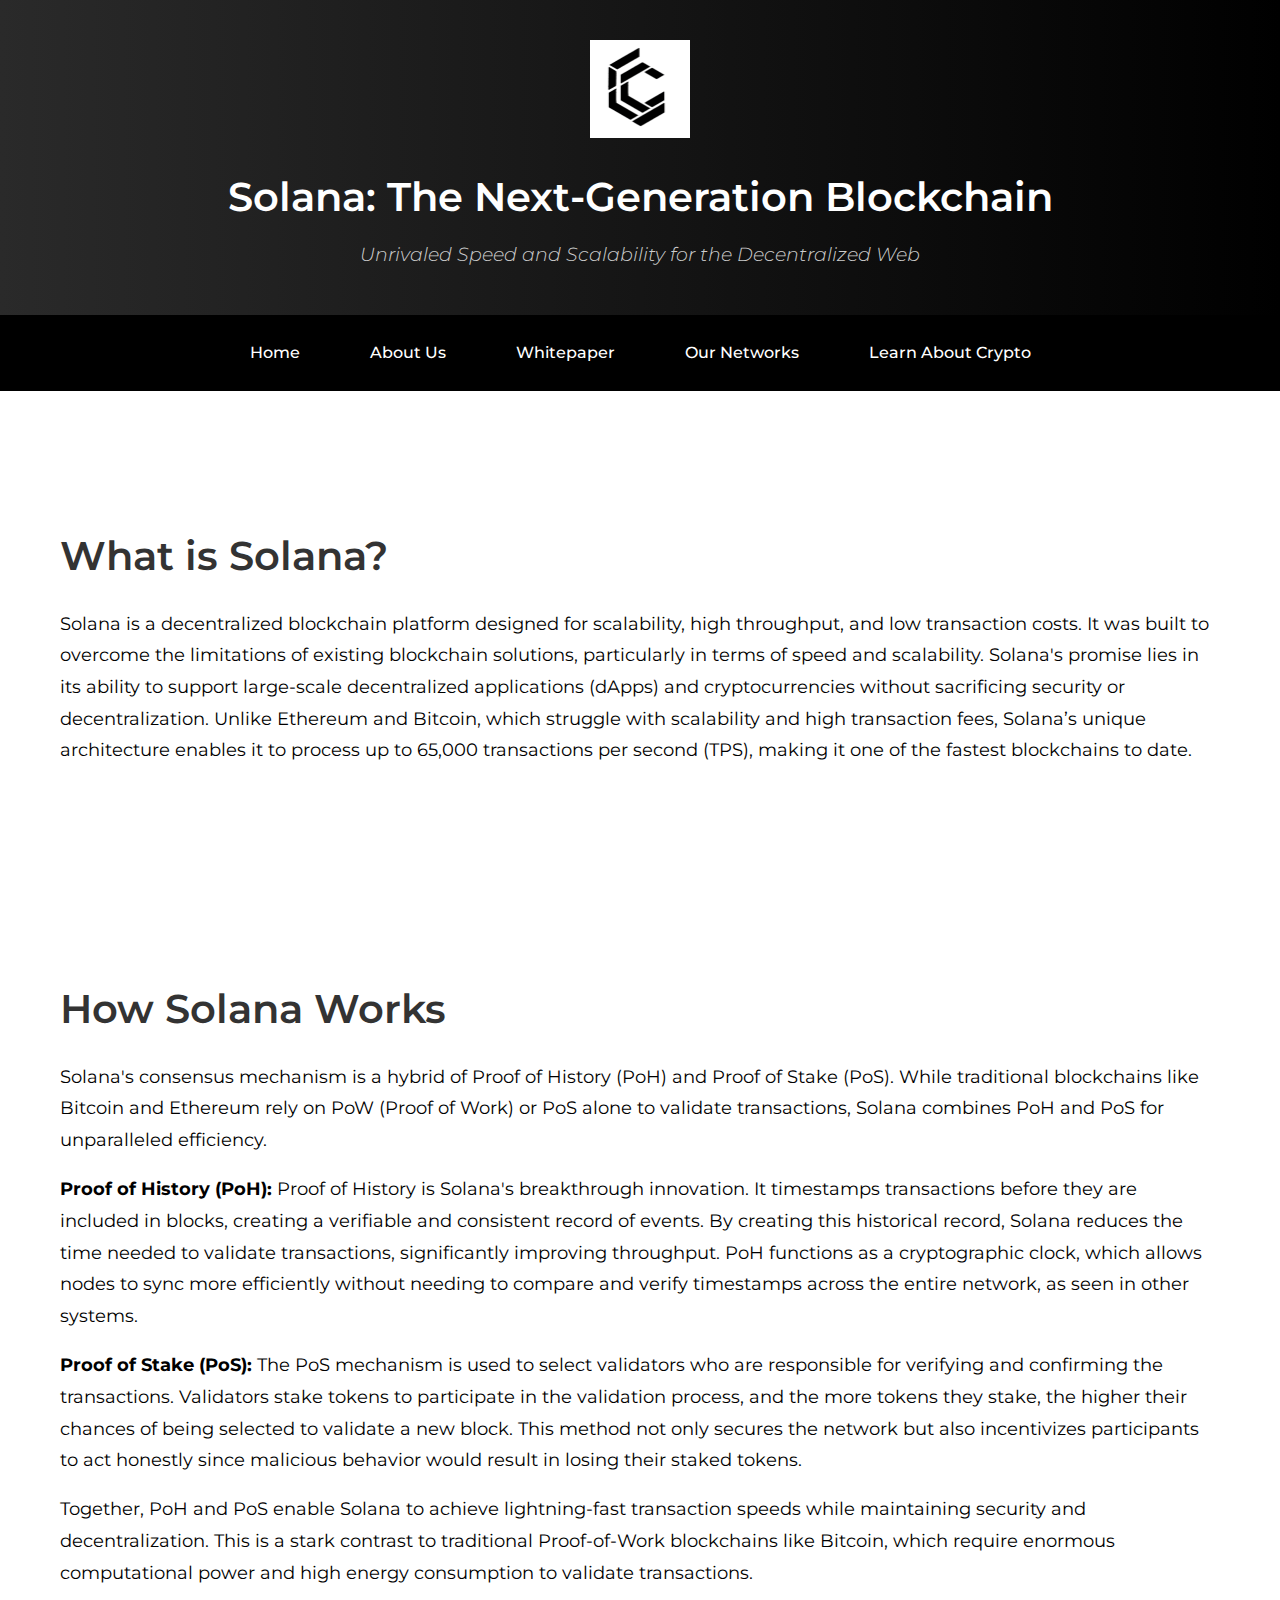
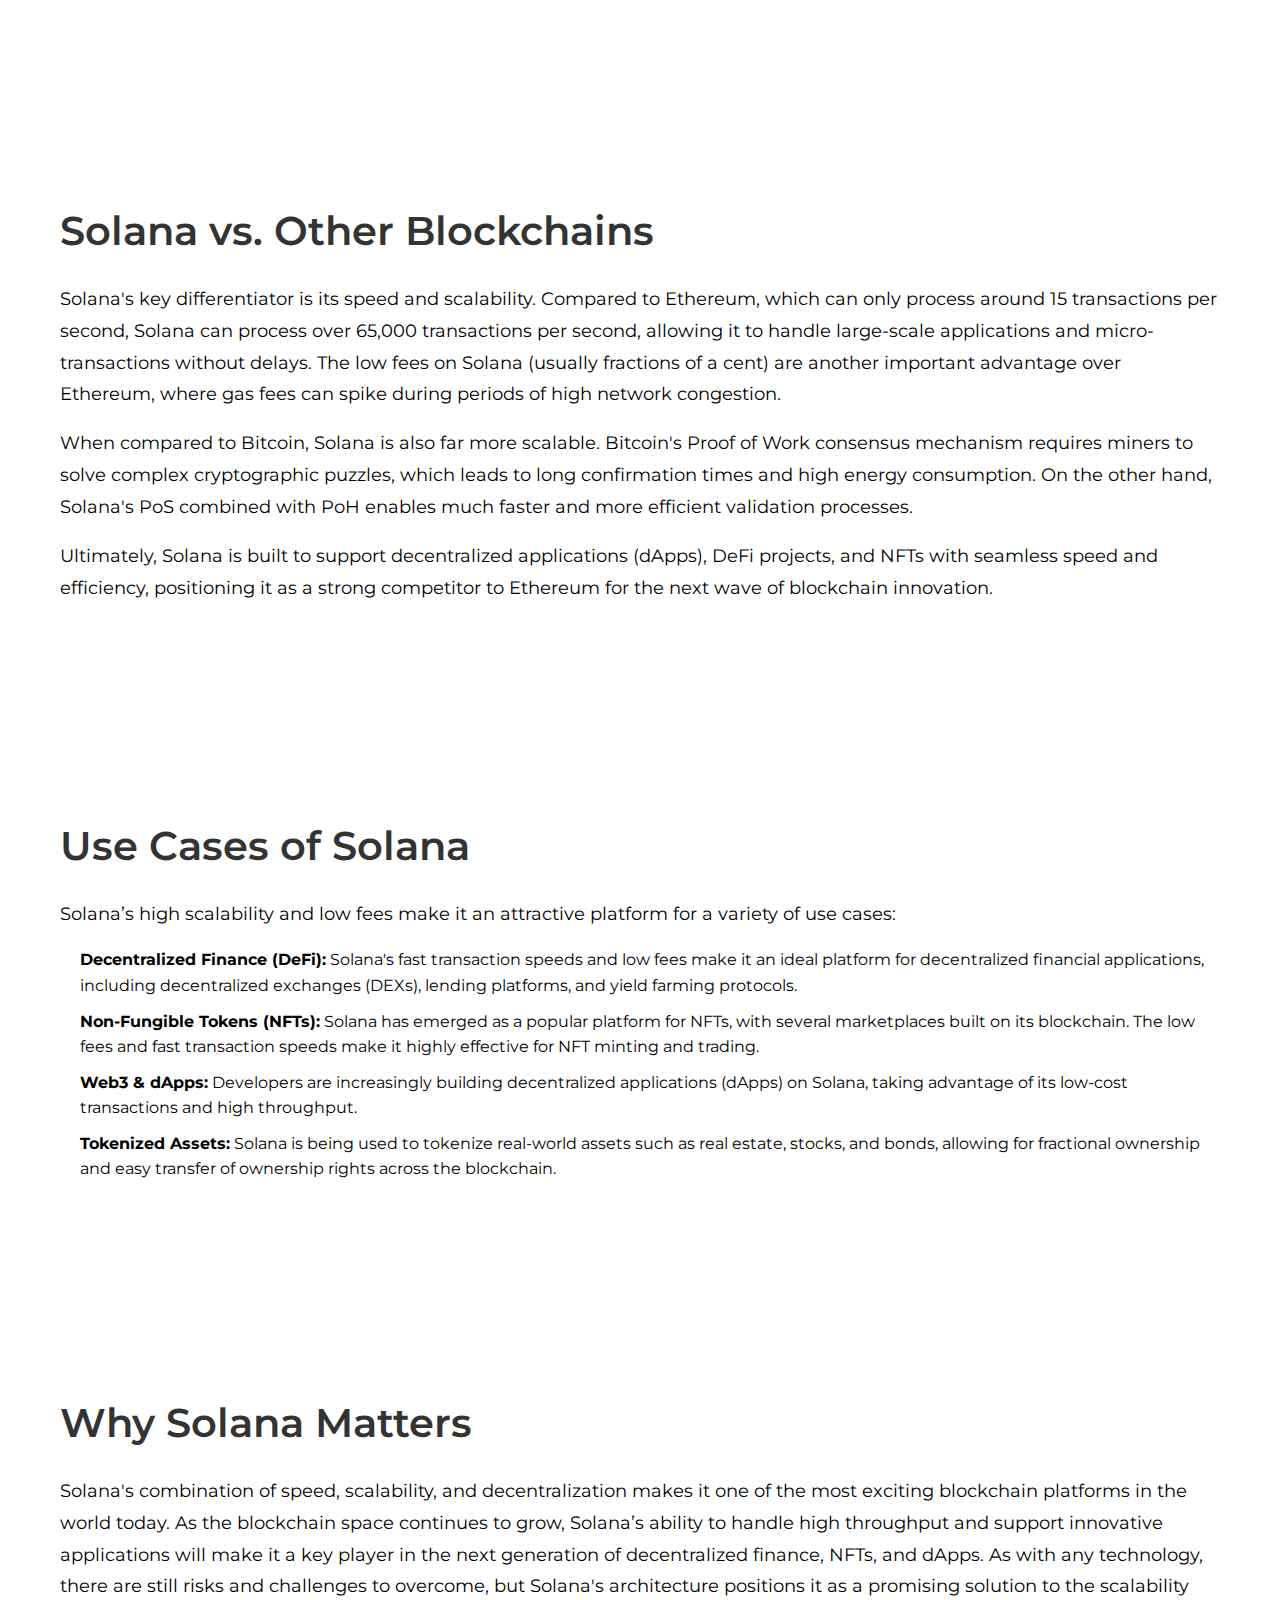
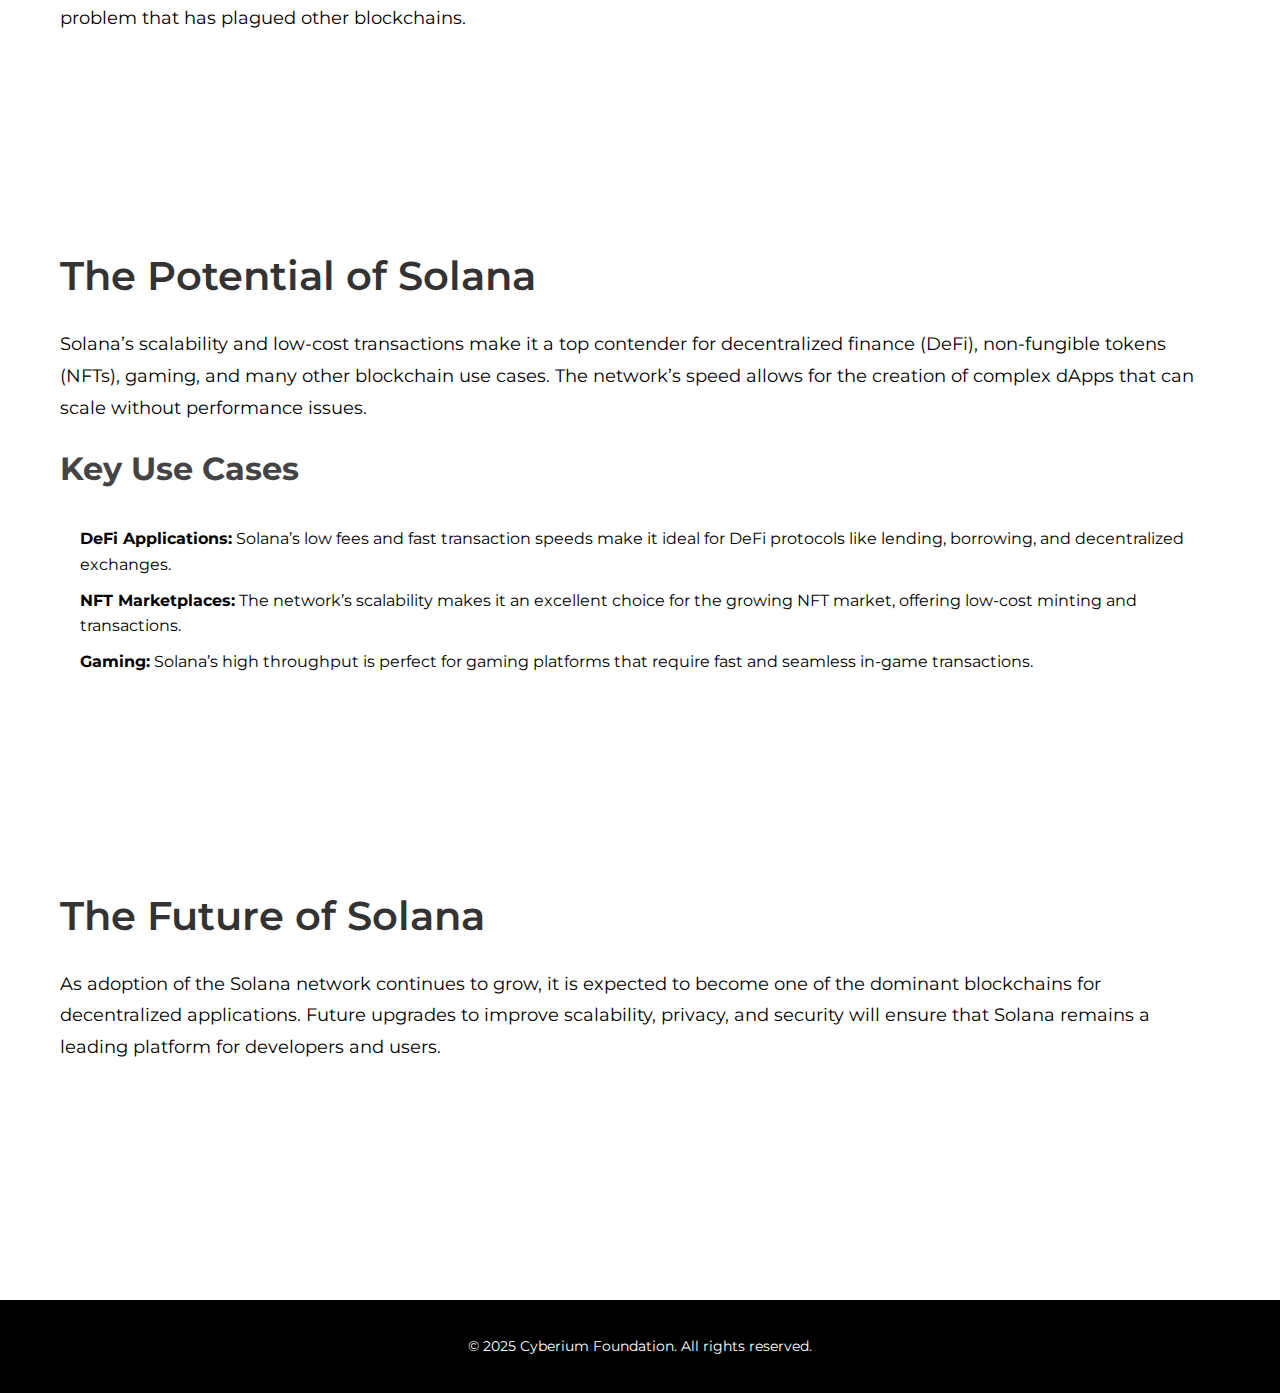
<file: solana.html>
<!DOCTYPE html>
<html lang="en">

<head>
    <meta charset="UTF-8">
    <meta name="viewport" content="width=device-width, initial-scale=1.0">
    <meta name="description" content="Cyberium Foundation - Solana Overview">
    <title>Cyberium Foundation - Solana</title>
    <link rel="icon" href="icon.png">
    <link rel="stylesheet" href="styles.css">
    <link href="https://fonts.googleapis.com/css2?family=Montserrat:wght@400;600&display=swap" rel="stylesheet">
</head>

<body>
    <header>
        <img src="icon.png" alt="Cyberium Foundation Logo">
        <h1>Solana: The Next-Generation Blockchain</h1>
        <p class="slogan"><em>Unrivaled Speed and Scalability for the Decentralized Web</em></p>
    </header>

    <nav>
        <ul>
            <li><a href="index.html">Home</a></li>
            <li><a href="about.html">About Us</a></li>
            <li><a href="whitepaper.html">Whitepaper</a></li>
            <li>
                <a href="#">Our Networks</a>
                <div class="dropdown">
                    <a href="solana.html">Solana</a>
                    <a href="sui.html">SUI</a>
                </div>
            </li>
            <li>
                <a href="#">Learn About Crypto</a>
                <div class="dropdown">
                    <a href="crypto-basics.html">Crypto Basics</a>
                    <a href="blockchain.html">Blockchain</a>
                    <a href="buy-sell.html">Buy/Sell Cycles</a>
                    <a href="getting-started.html">How to Get Started</a>
                </div>
            </li>
        </ul>
    </nav>

    <main>
        <section id="intro" class="section">
            <h2>What is Solana?</h2>
            <p>
                Solana is a decentralized blockchain platform designed for scalability, high throughput, and low transaction costs. It was built to overcome the limitations of existing blockchain solutions, particularly in terms of speed and scalability. Solana's promise lies in its ability to support large-scale decentralized applications (dApps) and cryptocurrencies without sacrificing security or decentralization. Unlike Ethereum and Bitcoin, which struggle with scalability and high transaction fees, Solana’s unique architecture enables it to process up to 65,000 transactions per second (TPS), making it one of the fastest blockchains to date.
            </p>
        </section>

        <section id="how-it-works" class="section">
            <h2>How Solana Works</h2>
            <p>
                Solana's consensus mechanism is a hybrid of Proof of History (PoH) and Proof of Stake (PoS). While traditional blockchains like Bitcoin and Ethereum rely on PoW (Proof of Work) or PoS alone to validate transactions, Solana combines PoH and PoS for unparalleled efficiency.
            </p>
            <p><strong>Proof of History (PoH):</strong> Proof of History is Solana's breakthrough innovation. It timestamps transactions before they are included in blocks, creating a verifiable and consistent record of events. By creating this historical record, Solana reduces the time needed to validate transactions, significantly improving throughput. PoH functions as a cryptographic clock, which allows nodes to sync more efficiently without needing to compare and verify timestamps across the entire network, as seen in other systems.</p>
            <p><strong>Proof of Stake (PoS):</strong> The PoS mechanism is used to select validators who are responsible for verifying and confirming the transactions. Validators stake tokens to participate in the validation process, and the more tokens they stake, the higher their chances of being selected to validate a new block. This method not only secures the network but also incentivizes participants to act honestly since malicious behavior would result in losing their staked tokens.</p>
            <p>
                Together, PoH and PoS enable Solana to achieve lightning-fast transaction speeds while maintaining security and decentralization. This is a stark contrast to traditional Proof-of-Work blockchains like Bitcoin, which require enormous computational power and high energy consumption to validate transactions.
            </p>
        </section>

        <section id="comparison" class="section">
            <h2>Solana vs. Other Blockchains</h2>
            <p>
                Solana's key differentiator is its speed and scalability. Compared to Ethereum, which can only process around 15 transactions per second, Solana can process over 65,000 transactions per second, allowing it to handle large-scale applications and micro-transactions without delays. The low fees on Solana (usually fractions of a cent) are another important advantage over Ethereum, where gas fees can spike during periods of high network congestion. 
            </p>
            <p>
                When compared to Bitcoin, Solana is also far more scalable. Bitcoin's Proof of Work consensus mechanism requires miners to solve complex cryptographic puzzles, which leads to long confirmation times and high energy consumption. On the other hand, Solana's PoS combined with PoH enables much faster and more efficient validation processes.
            </p>
            <p>
                Ultimately, Solana is built to support decentralized applications (dApps), DeFi projects, and NFTs with seamless speed and efficiency, positioning it as a strong competitor to Ethereum for the next wave of blockchain innovation.
            </p>
        </section>

        <section id="use-cases" class="section">
            <h2>Use Cases of Solana</h2>
            <p>
                Solana’s high scalability and low fees make it an attractive platform for a variety of use cases:
            </p>
            <ul>
                <li><strong>Decentralized Finance (DeFi):</strong> Solana's fast transaction speeds and low fees make it an ideal platform for decentralized financial applications, including decentralized exchanges (DEXs), lending platforms, and yield farming protocols.</li>
                <li><strong>Non-Fungible Tokens (NFTs):</strong> Solana has emerged as a popular platform for NFTs, with several marketplaces built on its blockchain. The low fees and fast transaction speeds make it highly effective for NFT minting and trading.</li>
                <li><strong>Web3 & dApps:</strong> Developers are increasingly building decentralized applications (dApps) on Solana, taking advantage of its low-cost transactions and high throughput.</li>
                <li><strong>Tokenized Assets:</strong> Solana is being used to tokenize real-world assets such as real estate, stocks, and bonds, allowing for fractional ownership and easy transfer of ownership rights across the blockchain.</li>
            </ul>
        </section>

        <section id="conclusion" class="section">
            <h2>Why Solana Matters</h2>
            <p>
                Solana's combination of speed, scalability, and decentralization makes it one of the most exciting blockchain platforms in the world today. As the blockchain space continues to grow, Solana’s ability to handle high throughput and support innovative applications will make it a key player in the next generation of decentralized finance, NFTs, and dApps. As with any technology, there are still risks and challenges to overcome, but Solana's architecture positions it as a promising solution to the scalability problem that has plagued other blockchains.
            </p>
        </section>

        <section id="potential" class="section">
            <h2>The Potential of Solana</h2>
            <p>
                Solana’s scalability and low-cost transactions make it a top contender for decentralized finance (DeFi), non-fungible tokens (NFTs), gaming, and many other blockchain use cases. The network’s speed allows for the creation of complex dApps that can scale without performance issues.
            </p>
            <h3>Key Use Cases</h3>
            <ul>
                <li><strong>DeFi Applications:</strong> Solana’s low fees and fast transaction speeds make it ideal for DeFi protocols like lending, borrowing, and decentralized exchanges.</li>
                <li><strong>NFT Marketplaces:</strong> The network’s scalability makes it an excellent choice for the growing NFT market, offering low-cost minting and transactions.</li>
                <li><strong>Gaming:</strong> Solana’s high throughput is perfect for gaming platforms that require fast and seamless in-game transactions.</li>
            </ul>
        </section>

        <section id="future" class="section">
            <h2>The Future of Solana</h2>
            <p>
                As adoption of the Solana network continues to grow, it is expected to become one of the dominant blockchains for decentralized applications. Future upgrades to improve scalability, privacy, and security will ensure that Solana remains a leading platform for developers and users.
            </p>
        </section>


    </main>

    <footer>
        <p>&copy; 2025 Cyberium Foundation. All rights reserved.</p>
    </footer>
</body>

</html>
</file>
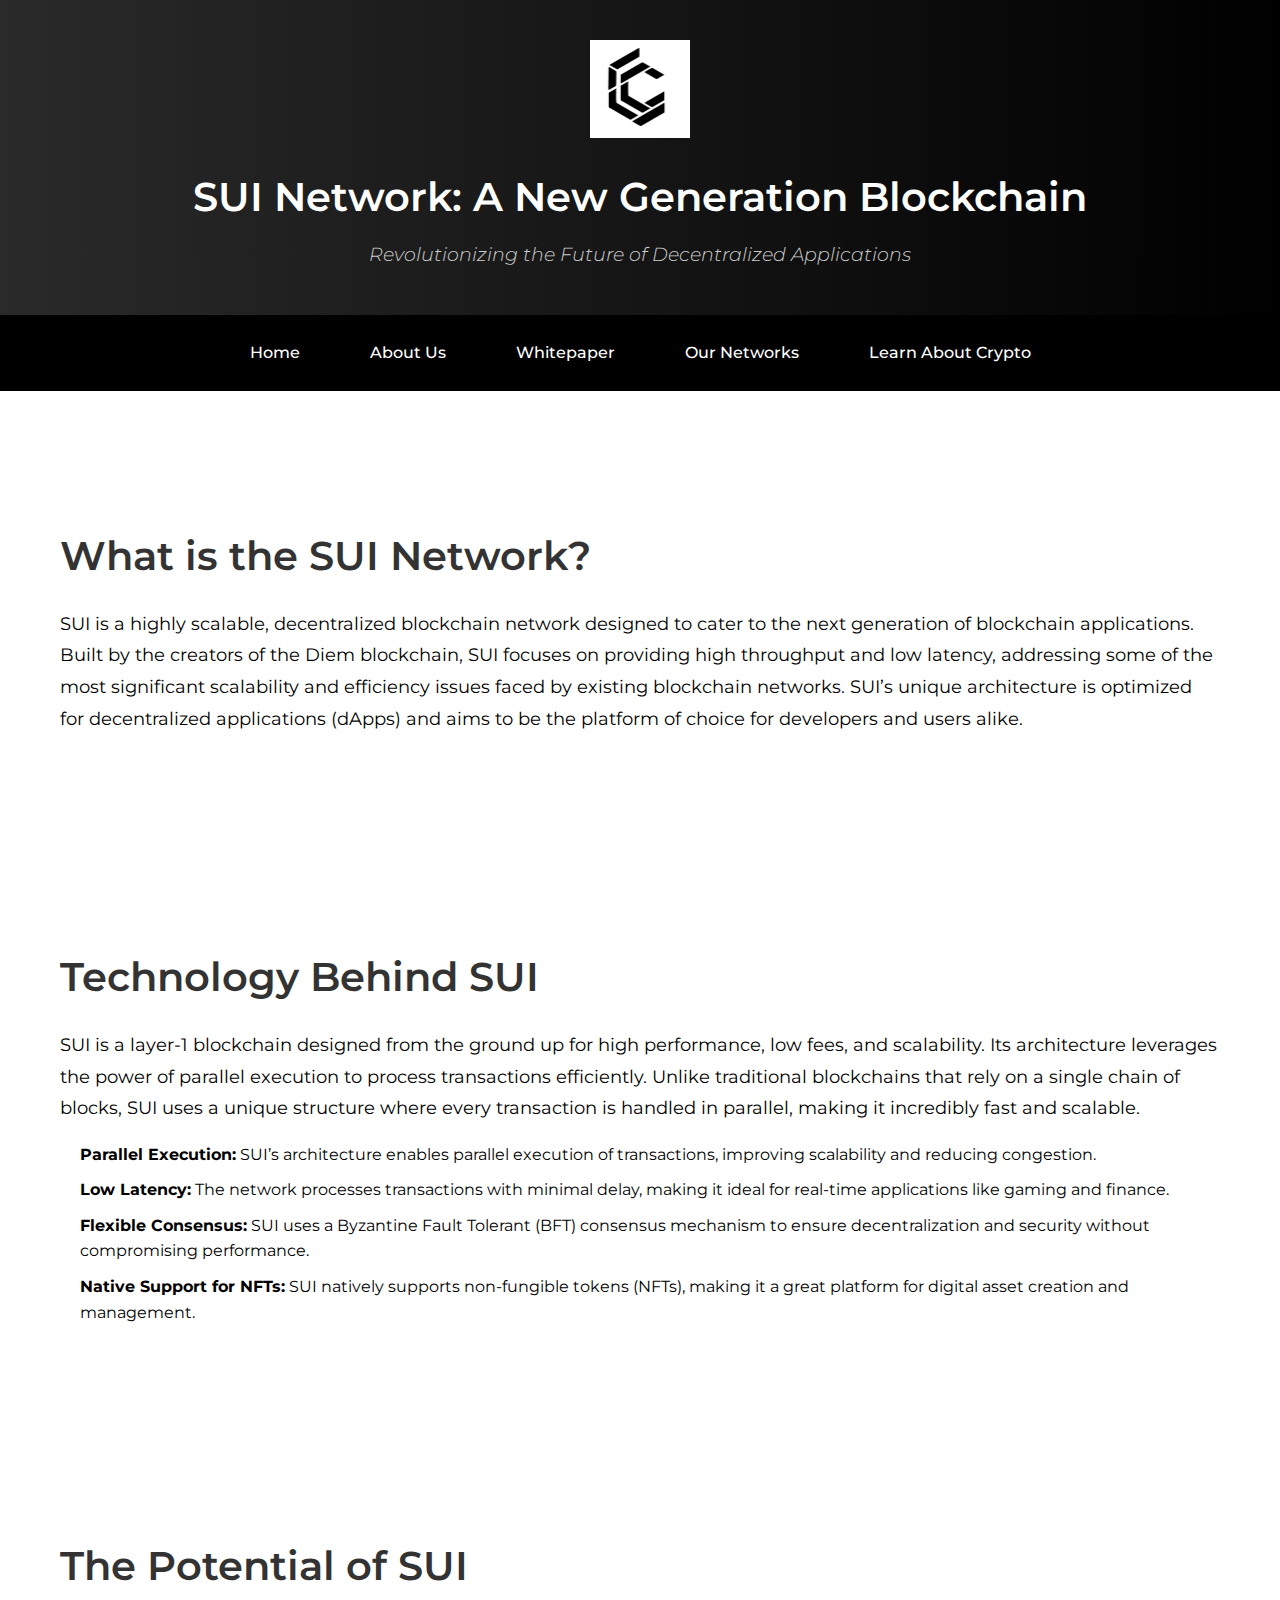
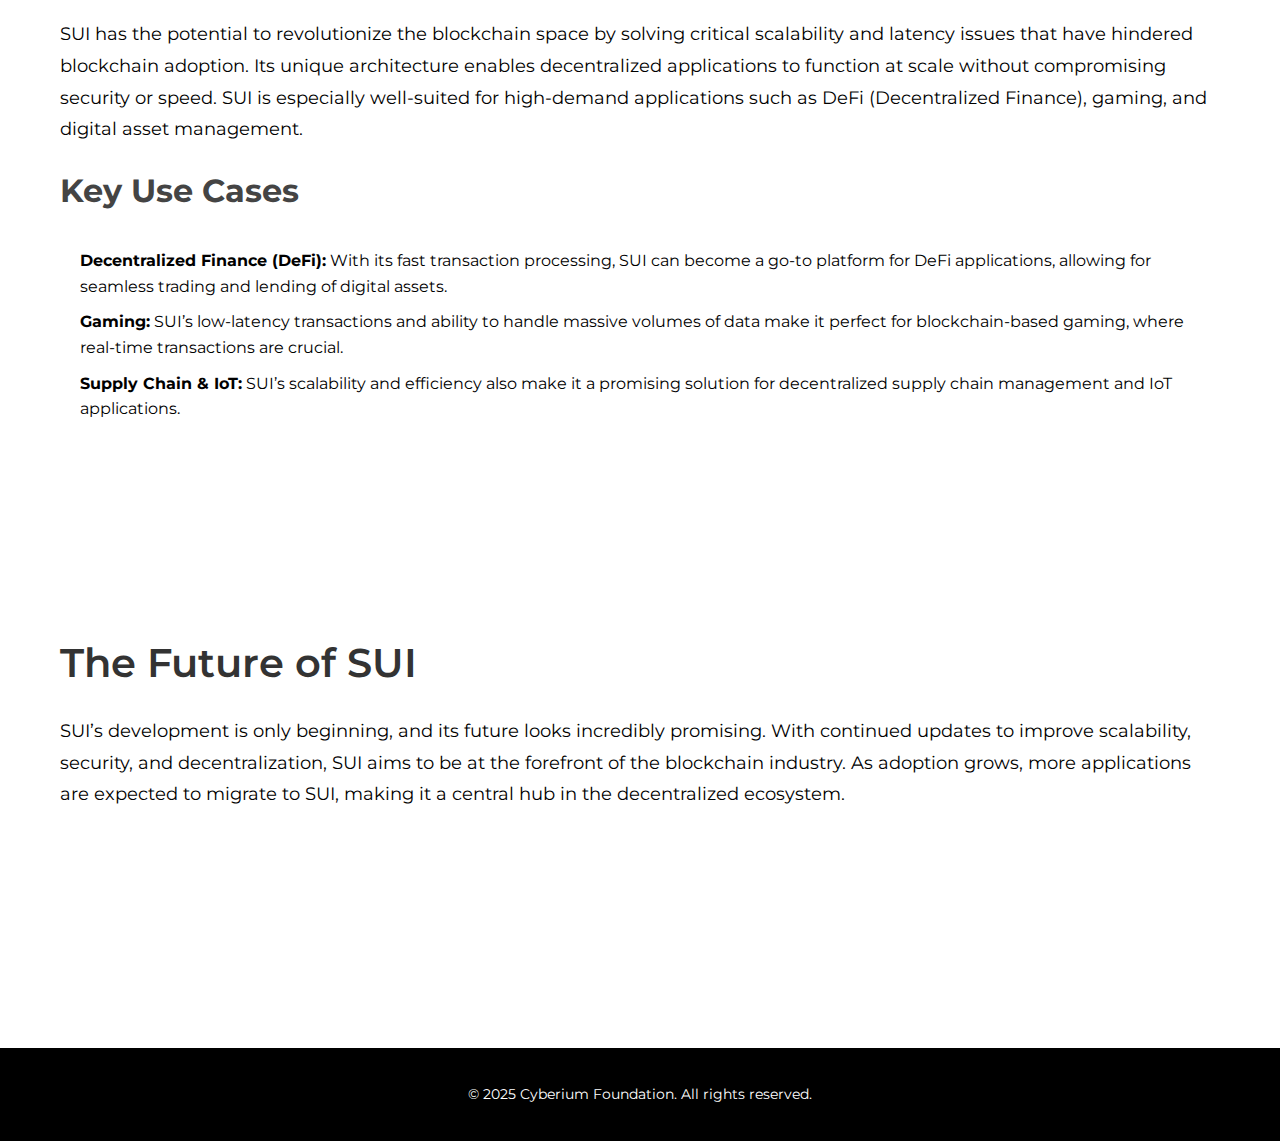
<file: sui.html>
<!DOCTYPE html>
<html lang="en">

<head>
    <meta charset="UTF-8">
    <meta name="viewport" content="width=device-width, initial-scale=1.0">
    <meta name="description" content="SUI Network - A New Generation Blockchain">
    <title>SUI Network - A New Generation Blockchain</title>
    <link rel="icon" href="icon.png">
    <link rel="stylesheet" href="styles.css">
    <link href="https://fonts.googleapis.com/css2?family=Montserrat:wght@400;600&display=swap" rel="stylesheet">
</head>

<body>
    <header>
        <img src="icon.png" alt="Cyberium Foundation Logo">
        <h1>SUI Network: A New Generation Blockchain</h1>
        <p class="slogan"><em>Revolutionizing the Future of Decentralized Applications</em></p>
    </header>

    <nav>
        <ul>
            <li><a href="index.html">Home</a></li>
            <li><a href="about.html">About Us</a></li>
            <li><a href="whitepaper.html">Whitepaper</a></li>
            <li>
                <a href="#">Our Networks</a>
                <div class="dropdown">
                    <a href="solana.html">Solana</a>
                    <a href="sui.html">SUI</a>
                </div>
            </li>
            <li>
                <a href="#">Learn About Crypto</a>
                <div class="dropdown">
                    <a href="crypto-basics.html">Crypto Basics</a>
                    <a href="blockchain.html">Blockchain</a>
                    <a href="buy-sell.html">Buy/Sell Cycles</a>
                    <a href="getting-started.html">How to Get Started</a>
                </div>
            </li>
        </ul>
    </nav>

    <main>
        <section id="intro" class="section">
            <h2>What is the SUI Network?</h2>
            <p>
                SUI is a highly scalable, decentralized blockchain network designed to cater to the next generation of blockchain applications. Built by the creators of the Diem blockchain, SUI focuses on providing high throughput and low latency, addressing some of the most significant scalability and efficiency issues faced by existing blockchain networks. SUI’s unique architecture is optimized for decentralized applications (dApps) and aims to be the platform of choice for developers and users alike.
            </p>
        </section>

        <section id="technology" class="section">
            <h2>Technology Behind SUI</h2>
            <p>
                SUI is a layer-1 blockchain designed from the ground up for high performance, low fees, and scalability. Its architecture leverages the power of parallel execution to process transactions efficiently. Unlike traditional blockchains that rely on a single chain of blocks, SUI uses a unique structure where every transaction is handled in parallel, making it incredibly fast and scalable.
            </p>
            <ul>
                <li><strong>Parallel Execution:</strong> SUI’s architecture enables parallel execution of transactions, improving scalability and reducing congestion.</li>
                <li><strong>Low Latency:</strong> The network processes transactions with minimal delay, making it ideal for real-time applications like gaming and finance.</li>
                <li><strong>Flexible Consensus:</strong> SUI uses a Byzantine Fault Tolerant (BFT) consensus mechanism to ensure decentralization and security without compromising performance.</li>
                <li><strong>Native Support for NFTs:</strong> SUI natively supports non-fungible tokens (NFTs), making it a great platform for digital asset creation and management.</li>
            </ul>
        </section>

        <section id="potential" class="section">
            <h2>The Potential of SUI</h2>
            <p>
                SUI has the potential to revolutionize the blockchain space by solving critical scalability and latency issues that have hindered blockchain adoption. Its unique architecture enables decentralized applications to function at scale without compromising security or speed. SUI is especially well-suited for high-demand applications such as DeFi (Decentralized Finance), gaming, and digital asset management.
            </p>
            <h3>Key Use Cases</h3>
            <ul>
                <li><strong>Decentralized Finance (DeFi):</strong> With its fast transaction processing, SUI can become a go-to platform for DeFi applications, allowing for seamless trading and lending of digital assets.</li>
                <li><strong>Gaming:</strong> SUI’s low-latency transactions and ability to handle massive volumes of data make it perfect for blockchain-based gaming, where real-time transactions are crucial.</li>
                <li><strong>Supply Chain & IoT:</strong> SUI’s scalability and efficiency also make it a promising solution for decentralized supply chain management and IoT applications.</li>
            </ul>
        </section>

        <section id="future" class="section">
            <h2>The Future of SUI</h2>
            <p>
                SUI’s development is only beginning, and its future looks incredibly promising. With continued updates to improve scalability, security, and decentralization, SUI aims to be at the forefront of the blockchain industry. As adoption grows, more applications are expected to migrate to SUI, making it a central hub in the decentralized ecosystem.
            </p>
        </section>
    </main>

    <footer>
        <p>&copy; 2025 Cyberium Foundation. All rights reserved.</p>
    </footer>
</body>

</html>
</file>
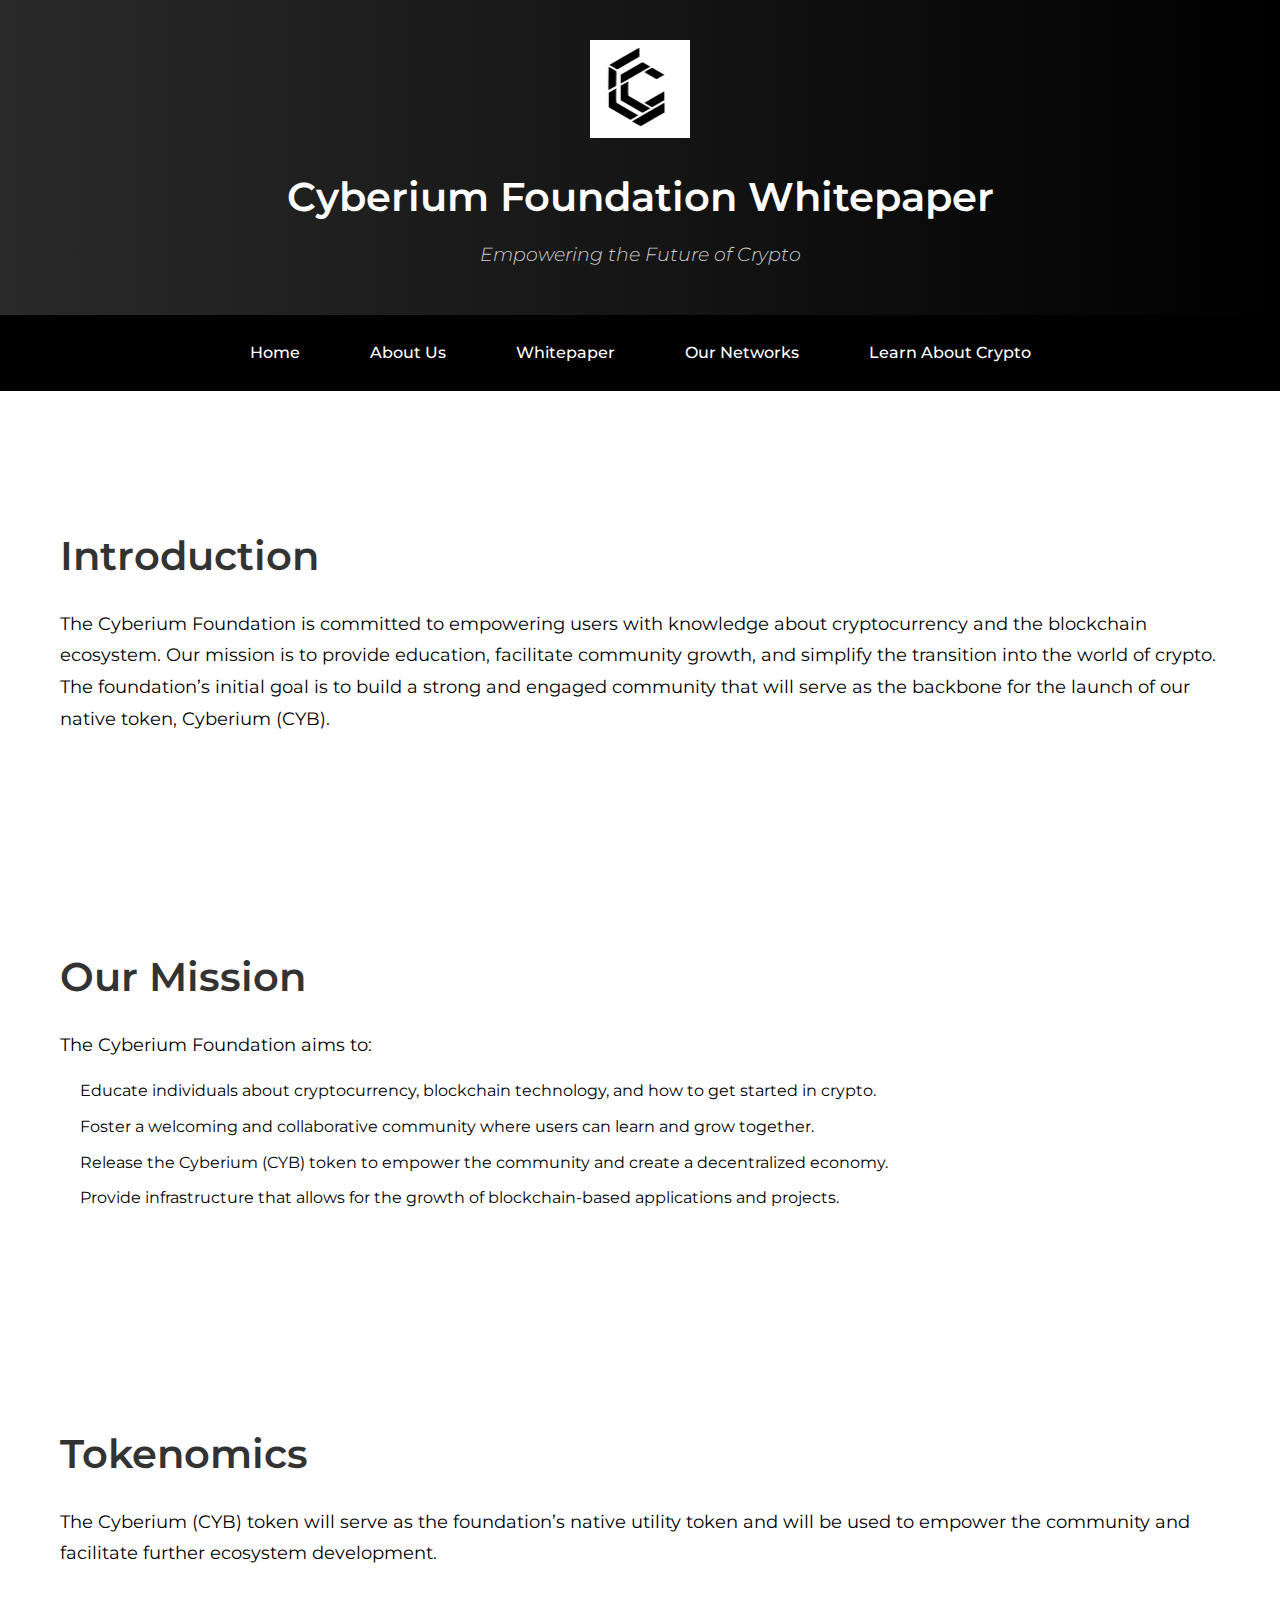
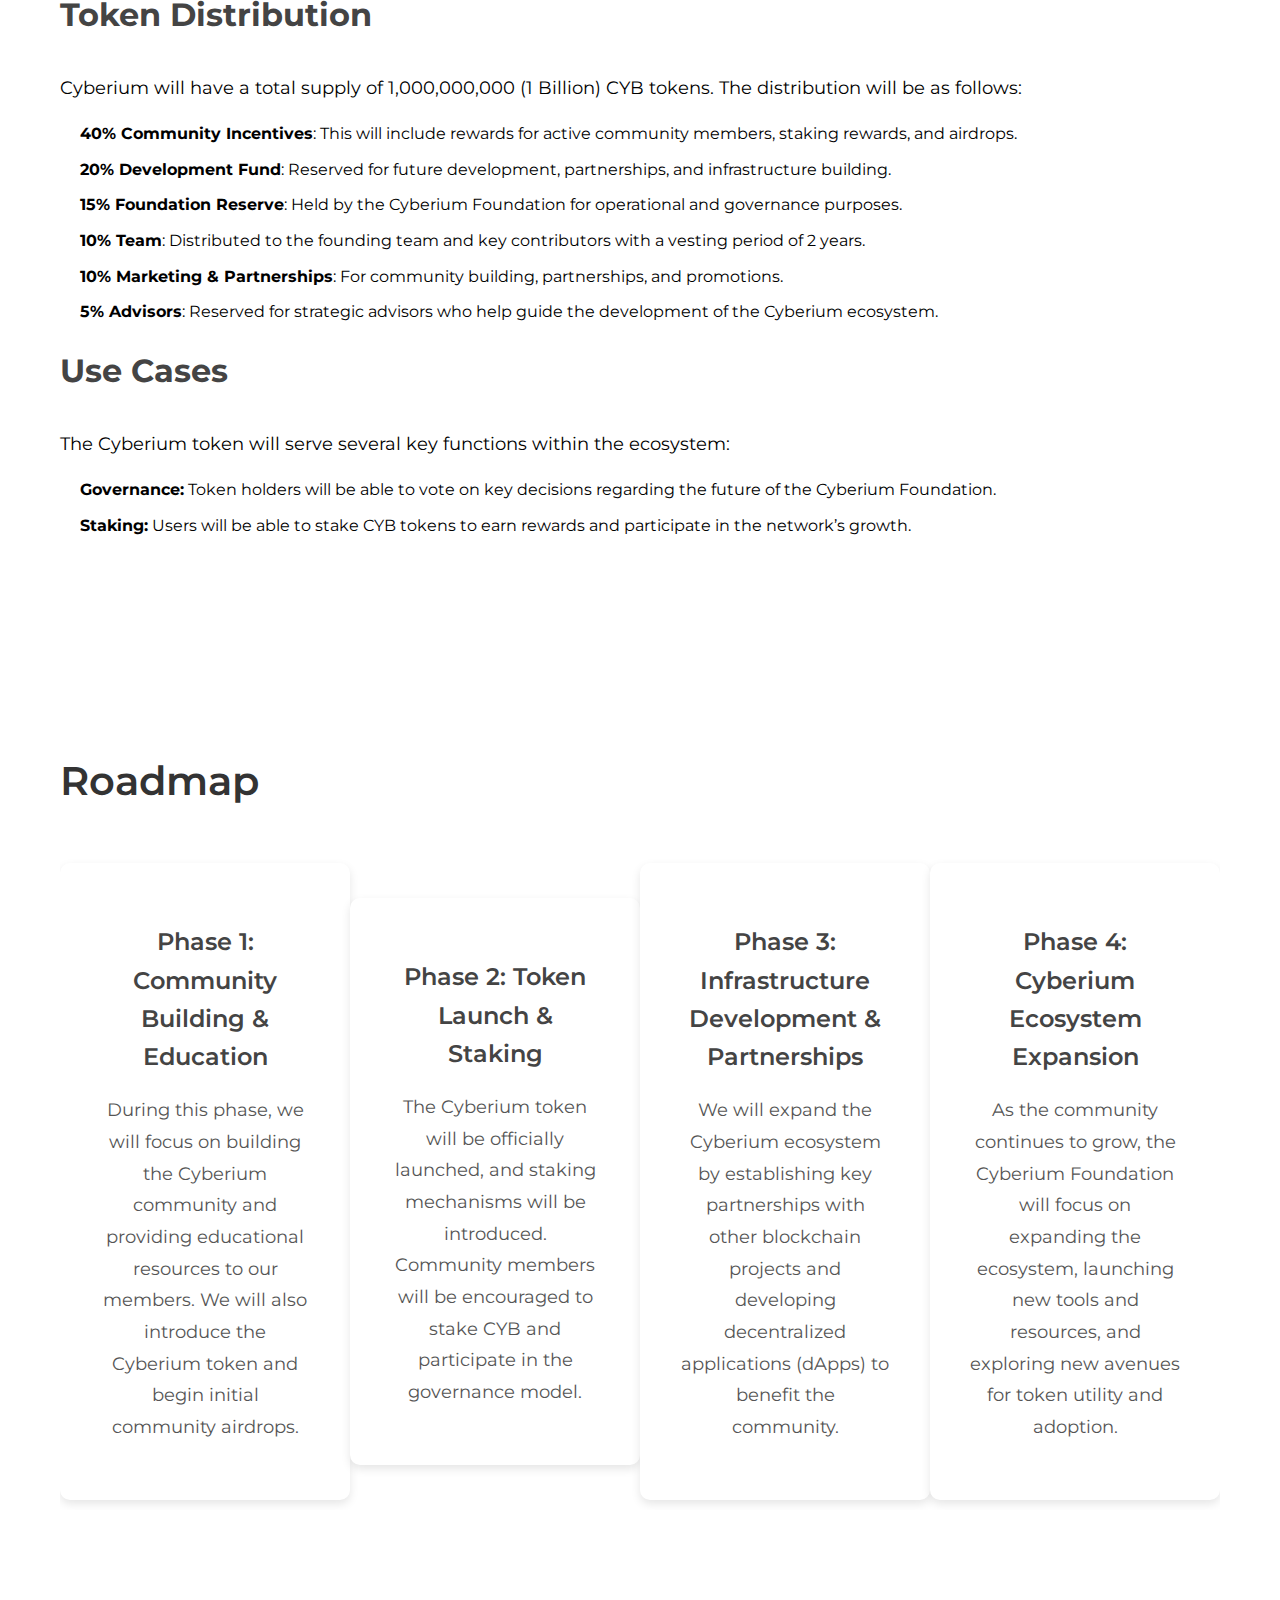
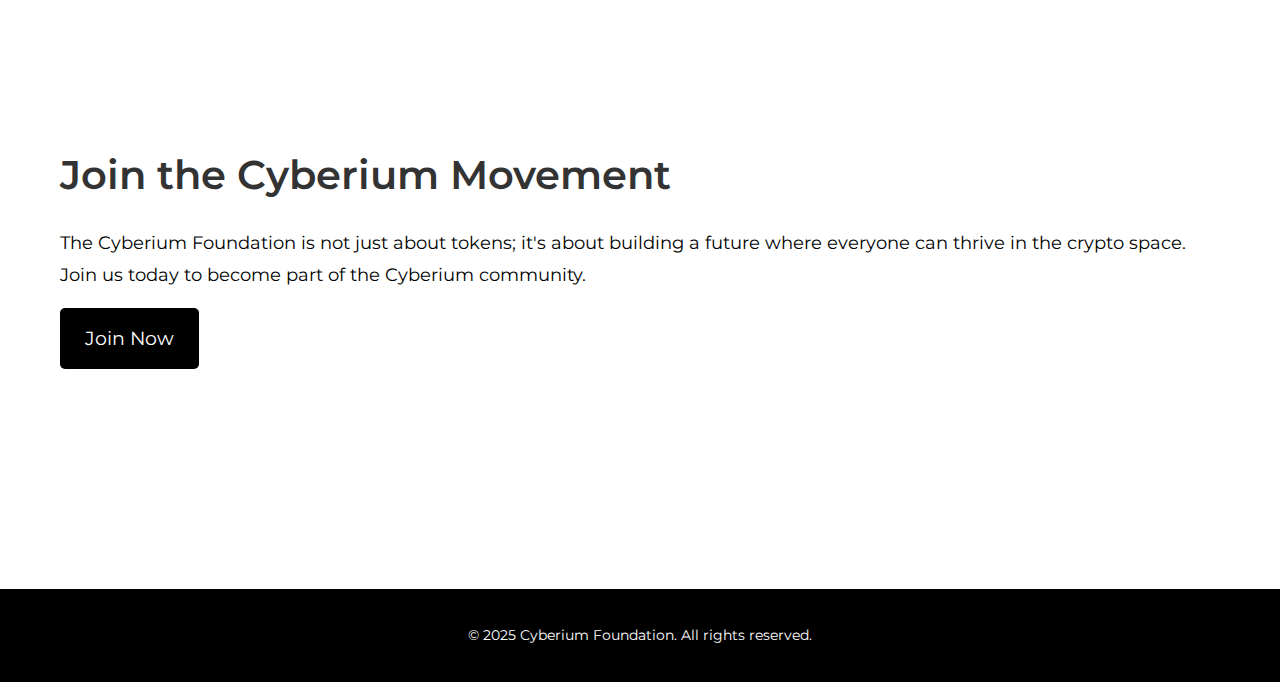
<file: whitepaper.html>
<!DOCTYPE html>
<html lang="en">

<head>
    <meta charset="UTF-8">
    <meta name="viewport" content="width=device-width, initial-scale=1.0">
    <meta name="description" content="Cyberium Foundation - Whitepaper">
    <title>Cyberium Foundation Whitepaper</title>
    <link rel="icon" href="icon.png">
    <link rel="stylesheet" href="styles.css">
    <link href="https://fonts.googleapis.com/css2?family=Montserrat:wght@400;600&display=swap" rel="stylesheet">
</head>

<body>
    <header>
        <img src="icon.png" alt="Cyberium Foundation Logo">
        <h1>Cyberium Foundation Whitepaper</h1>
        <p class="slogan"><em>Empowering the Future of Crypto</em></p>
    </header>

    <nav>
        <ul>
            <li><a href="index.html">Home</a></li>
            <li><a href="about.html">About Us</a></li>
            <li><a href="whitepaper.html">Whitepaper</a></li>
            <li>
                <a href="#">Our Networks</a>
                <div class="dropdown">
                    <a href="solana.html">Solana</a>
                    <a href="sui.html">SUI</a>
                </div>
            </li>
            <li>
                <a href="#">Learn About Crypto</a>
                <div class="dropdown">
                    <a href="crypto-basics.html">Crypto Basics</a>
                    <a href="blockchain.html">Blockchain</a>
                    <a href="buy-sell.html">Buy/Sell Cycles</a>
                    <a href="getting-started.html">How to Get Started</a>
                </div>
            </li>
        </ul>
    </nav>

    <main>
        <section id="intro" class="section">
            <h2>Introduction</h2>
            <p>
                The Cyberium Foundation is committed to empowering users with knowledge about cryptocurrency and the blockchain
                ecosystem. Our mission is to provide education, facilitate community growth, and simplify the transition into the
                world of crypto. The foundation’s initial goal is to build a strong and engaged community that will serve as the backbone
                for the launch of our native token, Cyberium (CYB).
            </p>
        </section>

        <section id="mission" class="section">
            <h2>Our Mission</h2>
            <p>
                The Cyberium Foundation aims to:
                <ul>
                    <li>Educate individuals about cryptocurrency, blockchain technology, and how to get started in crypto.</li>
                    <li>Foster a welcoming and collaborative community where users can learn and grow together.</li>
                    <li>Release the Cyberium (CYB) token to empower the community and create a decentralized economy.</li>
                    <li>Provide infrastructure that allows for the growth of blockchain-based applications and projects.</li>
                </ul>
            </p>
        </section>

        <section id="tokenomics" class="section">
            <h2>Tokenomics</h2>
            <p>The Cyberium (CYB) token will serve as the foundation’s native utility token and will be used to empower the community and facilitate further ecosystem development.</p>

            <h3>Token Distribution</h3>
            <p>Cyberium will have a total supply of 1,000,000,000 (1 Billion) CYB tokens. The distribution will be as follows:</p>
            <ul>
                <li><strong>40% Community Incentives</strong>: This will include rewards for active community members, staking rewards, and airdrops.</li>
                <li><strong>20% Development Fund</strong>: Reserved for future development, partnerships, and infrastructure building.</li>
                <li><strong>15% Foundation Reserve</strong>: Held by the Cyberium Foundation for operational and governance purposes.</li>
                <li><strong>10% Team</strong>: Distributed to the founding team and key contributors with a vesting period of 2 years.</li>
                <li><strong>10% Marketing & Partnerships</strong>: For community building, partnerships, and promotions.</li>
                <li><strong>5% Advisors</strong>: Reserved for strategic advisors who help guide the development of the Cyberium ecosystem.</li>
            </ul>

            <h3>Use Cases</h3>
            <p>
                The Cyberium token will serve several key functions within the ecosystem:
                <ul>
                    <li><strong>Governance:</strong> Token holders will be able to vote on key decisions regarding the future of the Cyberium Foundation.</li>
                    <li><strong>Staking:</strong> Users will be able to stake CYB tokens to earn rewards and participate in the network’s growth.</li>
                </ul>
            </p>
        </section>

        <section id="roadmap" class="section">
            <h2>Roadmap</h2>
            <div class="timeline-container">
                <div class="timeline">
                    <div class="timeline-item">
                        <div class="timeline-content">
                            <h3>Phase 1: Community Building & Education</h3>
                            <p>During this phase, we will focus on building the Cyberium community and providing educational resources to our members. We will also introduce the Cyberium token and begin initial community airdrops.</p>
                        </div>
                    </div>

                    <div class="timeline-item">
                        <div class="timeline-content">
                            <h3>Phase 2: Token Launch & Staking</h3>
                            <p>The Cyberium token will be officially launched, and staking mechanisms will be introduced. Community members will be encouraged to stake CYB and participate in the governance model.</p>
                        </div>
                    </div>

                    <div class="timeline-item">
                        <div class="timeline-content">
                            <h3>Phase 3: Infrastructure Development & Partnerships</h3>
                            <p>We will expand the Cyberium ecosystem by establishing key partnerships with other blockchain projects and developing decentralized applications (dApps) to benefit the community.</p>
                        </div>
                    </div>

                    <div class="timeline-item">
                        <div class="timeline-content">
                            <h3>Phase 4: Cyberium Ecosystem Expansion</h3>
                            <p>As the community continues to grow, the Cyberium Foundation will focus on expanding the ecosystem, launching new tools and resources, and exploring new avenues for token utility and adoption.</p>
                        </div>
                    </div>
                </div>
            </div>
        </section>

        <section id="call-to-action" class="section">
            <h2>Join the Cyberium Movement</h2>
            <p>
                The Cyberium Foundation is not just about tokens; it's about building a future where everyone can thrive in the crypto space. Join us today to become part of the Cyberium community.
            </p>
            <a href="https://t.me/cyberiumfoundation" class="cta-button">Join Now</a>
        </section>
    </main>

    <footer>
        <p>&copy; 2025 Cyberium Foundation. All rights reserved.</p>
    </footer>
</body>

</html>
</file>
<file: styles.css>
body {
    margin: 0;
    font-family: 'Montserrat', sans-serif;
    color: #000;
    background-color: #fff;
    line-height: 1.6;
}

header {
    text-align: center;
    padding: 40px 20px;
    background: linear-gradient(90deg, #2a2a2a, #000);
    color: #fff;
}

header img {
    max-width: 100px; /* Adjusted for the icon size */
    margin-bottom: 10px;
}

header h1 {
    font-size: 2em;
    font-weight: 600;
    margin: 10px 0;
}

header p {
    font-size: 1.2em;
    max-width: 600px;
    margin: 5px auto;
}

header .slogan {
    font-size: 1.1em;
    font-weight: 300;
    color: #ccc; /* Lighter color for subtle emphasis */
    margin-top: 10px;
}

nav {
    display: flex;
    justify-content: center;
    gap: 30px;
    background: #000;
    padding: 15px 0;
}

nav a {
    text-decoration: none;
    color: #fff;
    font-size: 1em;
    font-weight: 500;
    padding: 10px 15px;
    border-radius: 5px;
    transition: background-color 0.3s;
}

nav a:hover {
    background-color: #444;
}

nav a.active {
    background-color: #444;
    color: #fff;
}

/* Reset the default list styling */
nav ul {
    margin: 0;
    padding: 0;
    list-style: none; /* Remove bullets */
    display: flex; /* Use flexbox for horizontal layout */
    justify-content: space-between; /* Adjust space between items if necessary */
}

/* Align the list items horizontally */
nav ul li {
    position: relative; /* Required for dropdown positioning */
    margin: 0 15px; /* Add spacing between items */
}

/* Style the links (main titles) */
nav ul li a {
    display: block;
    padding: 10px 20px;
    text-decoration: none;
    color: white; /* Main menu links are white */
}

/* Hover effect for main menu links */
nav ul li a:hover {
    background-color: #f4f4f4;
    color: #000; /* Change text color to black on hover */
}

/* Dropdown styling */
nav .dropdown {
    display: none;
    position: absolute;
    left: 0;
    top: 100%;
    background-color: #fff;
    box-shadow: 0px 4px 6px rgba(0, 0, 0, 0.1);
    z-index: 10;
}

/* Show dropdown on hover */
nav ul li:hover .dropdown {
    display: block;
}

/* Style the links inside the dropdown */
nav .dropdown a {
    display: block;
    padding: 10px 20px;
    text-decoration: none;
    color: black; /* Set dropdown links to black */
}

/* Hover effect for dropdown links */
nav .dropdown a:hover {
    background-color: #f4f4f4;
    color: #000; /* Ensure text color stays black when hovering */
}



main {
    padding: 50px 20px;
    max-width: 1200px;
    margin: 0 auto;
}

.section {
    margin-bottom: 60px;

}

.about-us {
    background-color: #f9f9f9;
    padding: 30px;
    border-radius: 10px;
    box-shadow: 0 4px 8px rgba(0, 0, 0, 0.1);
}



/* Whitepaper Page Styles */
body {
    font-family: 'Montserrat', sans-serif;
    margin: 0;
    background-color: #fff;
    color: #000;
}

header {
    text-align: center;
    padding: 40px 20px;
    background: linear-gradient(90deg, #2a2a2a, #000);
    color: #fff;
}

header img {
    max-width: 100px;
    margin-bottom: 10px;
}

header h1 {
    font-size: 2.5em;
    font-weight: 600;
    margin: 10px 0;
}

header p.slogan {
    font-size: 1.2em;
    color: #ccc;
    font-weight: 300;
}

section {
    padding: 50px 20px;
    max-width: 1200px;
    margin: 0 auto;
}

section h2 {
    font-size: 2.5em;
    font-weight: 600;
    margin-bottom: 20px;
    color: #333;
}

section h3 {
    font-size: 2em;
    margin-top: 20px;
    color: #444;
}

section p {
    font-size: 1.1em;
    line-height: 1.8;
}

ul {
    list-style: none;
    padding-left: 20px;
}

ul li {
    margin-bottom: 10px;
}

.cta-button {
    display: inline-block;
    background-color: #000;
    color: #fff;
    padding: 15px 25px;
    text-decoration: none;
    border-radius: 5px;
    font-size: 1.2em;
    transition: background-color 0.3s;
}

.cta-button:hover {
    background-color: #444;
}

/* Footer */
footer {
    text-align: center;
    padding: 30px 20px;
    background: #000;
    color: #fff;
}



/* Timeline Container */
.timeline-container {
    display: flex;
    justify-content: center;
    align-items: center;
    margin: 40px 0;
    width: 100%; /* Ensure the container spans the entire width of the page */
    overflow: hidden; /* Prevent horizontal scroll */
}

.timeline {
    display: flex;
    align-items: center;
    position: relative;
    width: 100%; /* Ensure the timeline stretches to fit the container */
    justify-content: space-evenly; /* Space items evenly within the container */
}

.timeline-item {
    position: relative;
    width: 300px; /* Adjusted width for each item */
    margin: 0 30px; /* Increased margin between items */
    text-align: center;
    background-color: #fff;
    padding: 20px;
    box-shadow: 0 4px 10px rgba(0, 0, 0, 0.1);
    border-radius: 10px;
    transition: transform 0.3s ease-in-out;
}

.timeline-item:hover {
    transform: scale(1.05);
}

.timeline-item .timeline-content {
    padding: 20px;
}

.timeline-item h3 {
    font-size: 1.5em;
    font-weight: 600;
    margin-bottom: 10px;
}

.timeline-item p {
    font-size: 1.1em;
    color: #555;
}

/* Connectors between the timeline items */
.timeline::before {
    content: '';
    position: absolute;
    top: 50%;
    left: 0;
    width: 100%;
    height: 2px;
    background-color: #ccc;
    z-index: -1;
}

/* Fixing the first item's line - should not overlap text */
.timeline-item:first-child::before {
    content: '';
    position: absolute;
    top: 50%;
    left: 100%;  /* Move the connector line to the right side of the box */
    width: 20px; /* Length of the connector line */
    height: 2px;
    background-color: #000;
}




    .timeline-item {
        width: 80%; /* Reduce width even more on mobile */
        margin: 10px auto;
    }
}





.section h2 {
    font-size: 2em;
    font-weight: 600;
    margin-bottom: 20px;
}

.section p {
    font-size: 1.1em;
    line-height: 1.8;
}

.section-founder {
    background-color: #f9f9f9;
    padding: 30px;
    border-radius: 10px;
    box-shadow: 0 4px 8px rgba(0, 0, 0, 0.1);
}

.section-token {
    background-color: #f9f9f9;
    padding: 30px;
    border-radius: 10px;
    box-shadow: 0 4px 8px rgba(0, 0, 0, 0.1);
}


footer {
    text-align: center;
    padding: 30px 20px;
    background: #000;
    color: #fff;
    margin-top: 60px;
}

footer p {
    margin: 5px 0;
    font-size: 0.9em;
}



/* Media Query for Tablets and Mobile (max-width 768px) */
@media (max-width: 768px) {
    header {
        text-align: center;
    }
    nav ul {
        flex-direction: column;
        align-items: center;
    }
    nav ul li {
        margin: 10px 0;
    }
    h1 {
        font-size: 1.5em;
    }
    h2 {
        font-size: 1.25em;
    }
}

/* Media Query for Mobile Phones (max-width 480px) */
@media (max-width: 480px) {
    body {
        font-size: 14px;
    }
    header {
        padding: 10px;
    }
    h1, h2, h3 {
        font-size: 1.2em;
    }
    nav ul {
        padding-left: 0;
    }
    footer {
        font-size: 12px;
    }
    .section {
        padding: 20px 10px;
    }
}
</file>
